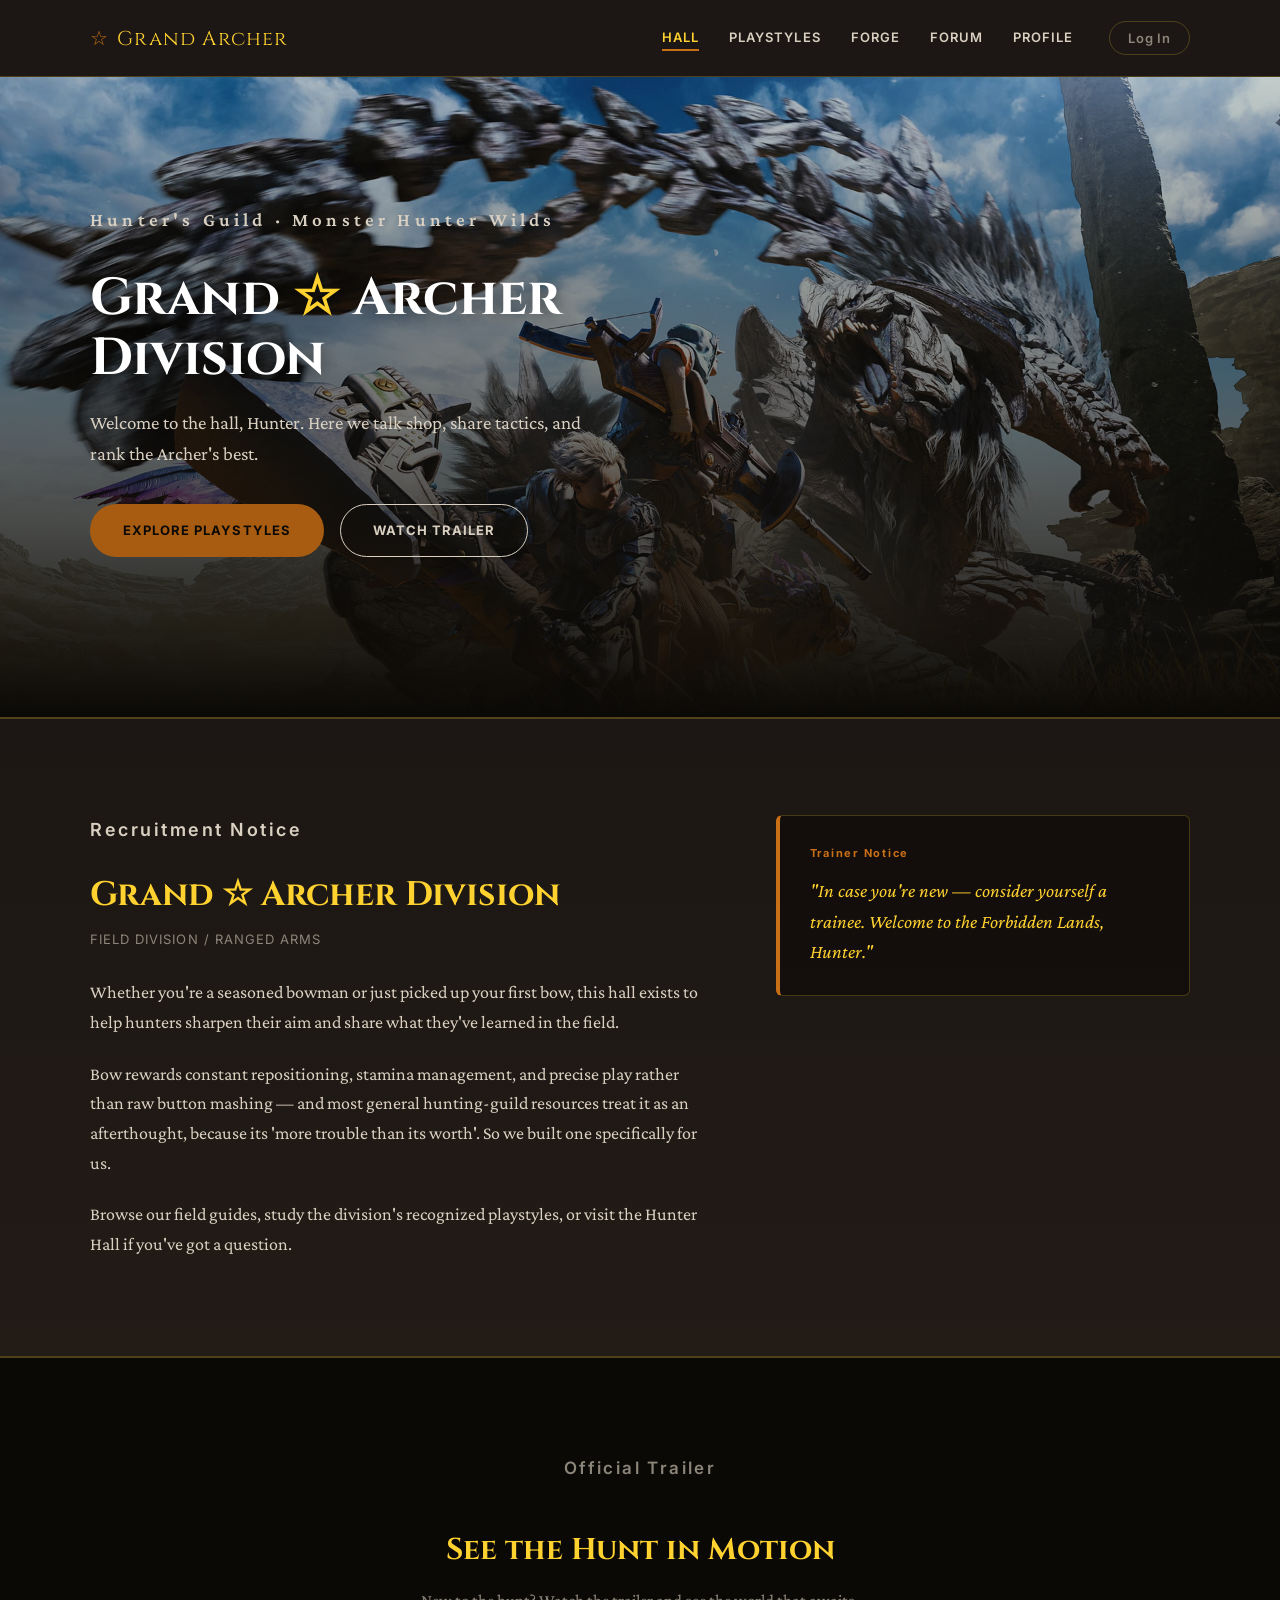
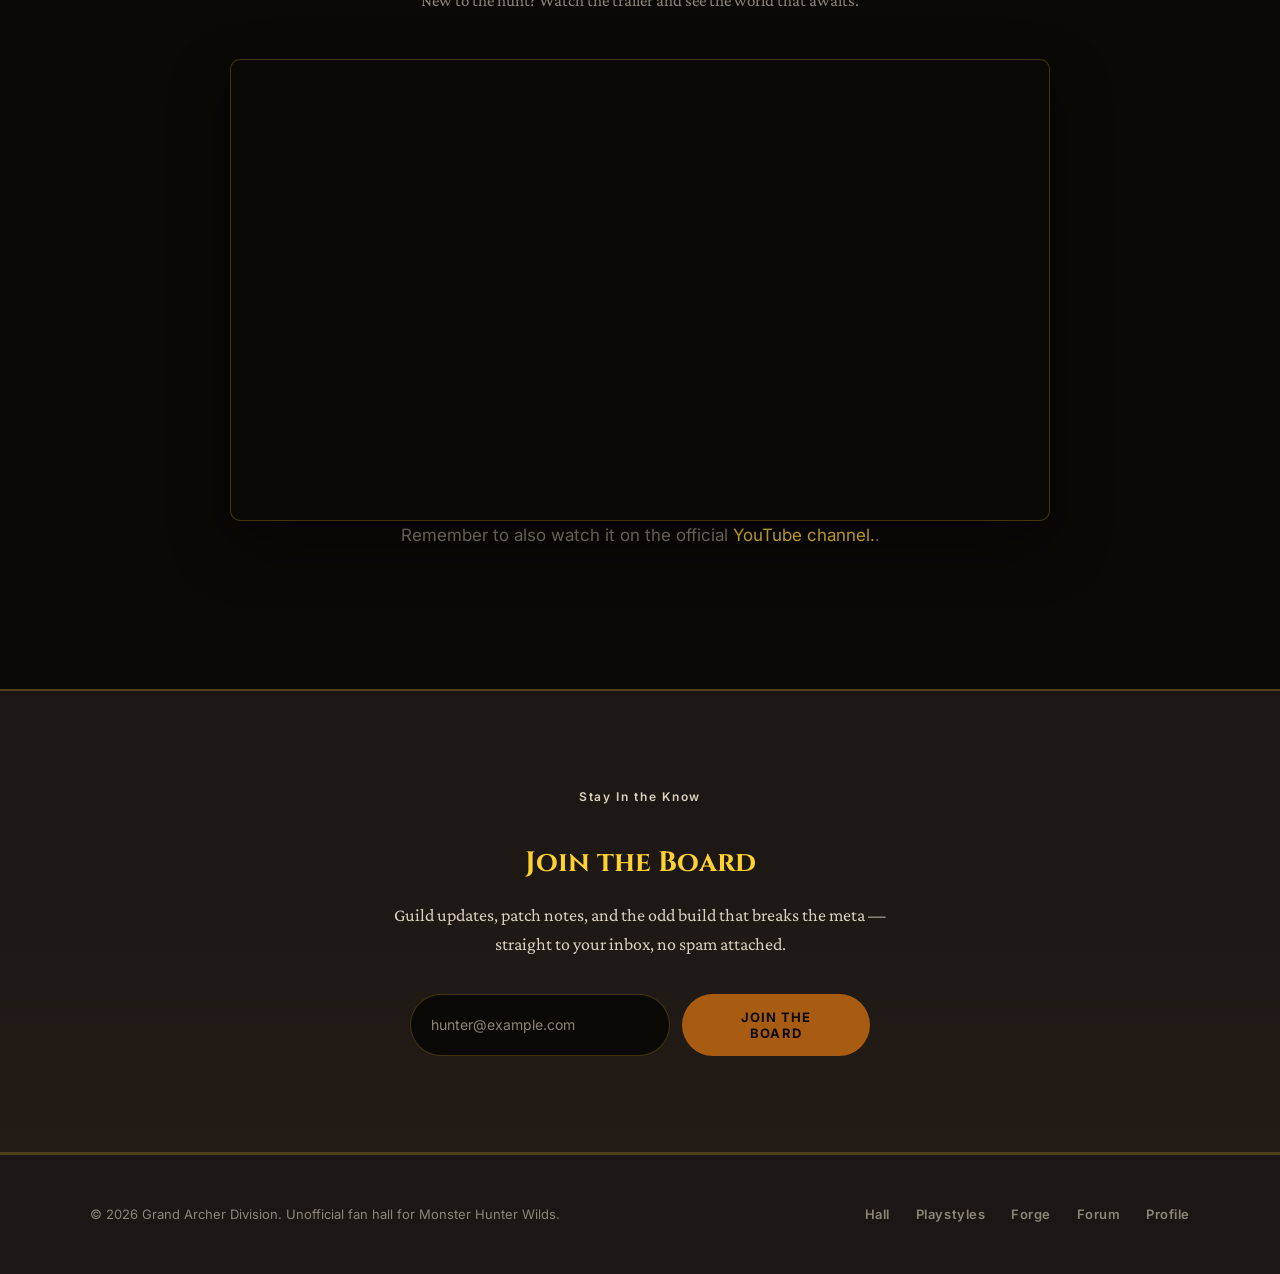
<file: index.html>
<!DOCTYPE html>
<html lang="en">
<head>
<meta charset="UTF-8">
<meta name="viewport" content="width=device-width, initial-scale=1">
<title>Grand ☆ Archer Division — Missing? We don't do that here.</title>
<meta name="description" content="An unofficial hall for Bow users and ranged hunters in Monster Hunter Wilds — playstyles, builds, and a forum built around one weapon.">
<link rel="icon" type="image/svg+xml" href="imgs/favicon.svg">
<meta name="referrer" content="strict-origin-when-cross-origin" />
<link rel="preconnect" href="https://fonts.googleapis.com">
<link rel="preconnect" href="https://fonts.gstatic.com" crossorigin>
<link href="https://fonts.googleapis.com/css2?family=Cinzel:wght@500;600&family=Crimson+Pro:ital,wght@0,400;0,500;1,400&family=Inter:wght@400;600;700&display=swap" rel="stylesheet">

<link rel="stylesheet" href="css/style.css">
</head>
<body>

<header class="site-header">
  <div class="wrap">
    <a href="index.html" class="wordmark"><span class="mark">☆</span> Grand Archer</a>
    <nav class="main-nav" aria-label="Primary">
      <ul>
        <li><a href="index.html" class="active">Hall</a></li>
        <li><a href="GrandArcher-Playstyles.html">Playstyles</a></li>
        <li><a href="GrandArcher-Forge.html">Forge</a></li>
        <li><a href="GrandArcher-Forum.html">Forum</a></li>
        <li><a href="GrandArcher-Profile.html">Profile</a></li>

      </ul>
      <a href="#" class="nav-login">Log In</a>
    </nav>
    <button class="nav-toggle" id="nav-toggle" type="button" aria-label="Toggle menu" aria-expanded="false">
      <span></span><span></span><span></span>
    </button>
  </div>
</header>

<main>

  <!-- Hero -->
  <section class="hero" aria-label="Welcome">
    <div class="hero-media">
      <img src="imgs/LandingHero.png" alt="A hunter facing a massive stone-scaled monster in an open field, Monster Hunter Wilds.">
    </div>
    <div class="hero-content">
      <div class="wrap">
        <p class="hero-eyebrow">Hunter's Guild &middot; Monster Hunter Wilds</p>
        <h1>Grand <span class="accent">☆</span> Archer Division</h1>
        <p>Welcome to the hall, Hunter. Here we talk shop, share tactics, and rank the Archer's best.</p>
        <div class="hero-actions">
          <a href="GrandArcher-Playstyles.html" class="btn btn-primary">Explore Playstyles</a>
          <a href="#trailer" class="btn btn-outline">Watch Trailer</a>
        </div>
      </div>
    </div>
  </section>

  <!-- Recruitment / About -->
  <section class="section-charcoal">
    <div class="wrap about-grid">
      <div>
        <p class="section-tag">Recruitment Notice</p>
        <h2>Grand ☆ Archer Division</h2>
        <p class="subtitle">Field Division / Ranged Arms</p>
        <p>Whether you're a seasoned bowman or just picked up your first bow, this hall exists to help hunters sharpen their aim and share what they've learned in the field.</p>
        <p>Bow rewards constant repositioning, stamina management, and precise play rather than raw button mashing — and most general hunting-guild resources treat it as an afterthought, because its 'more trouble than its worth'. So we built one specifically for us.</p>
        <p>Browse our field guides, study the division's recognized playstyles, or visit the Hunter Hall if you've got a question.</p>
      </div>
      <aside class="notice-card">
        <p class="notice-label">Trainer Notice</p>
        <blockquote>"In case you're new — consider yourself a trainee. Welcome to the Forbidden Lands, Hunter."</blockquote>
      </aside>
    </div>
  </section>

  <!-- Official Trailer -->
  <section class="trailer" id="trailer">
    <div class="wrap">
      <p class="section-tag">Official Trailer</p>
      <h2>See the Hunt in Motion</h2>
      <p>New to the hunt? Watch the trailer and see the world that awaits.</p>
      <div class="trailer-frame">
        <iframe class="trailer-frame__iframe" width="560" height="315" 
        src="https://www.youtube.com/embed/a_wNFT4j6qI?si=RevvcqaF2_ruIIYh" 
        title="YouTube video player" 
        frameborder="0" 
        allow="accelerometer; 
        autoplay; 
        clipboard-write; 
        encrypted-media; 
        gyroscope; 
        picture-in-picture; 
        web-share" 
        referrerpolicy="strict-origin-when-cross-origin" 
        allowfullscreen></iframe>
      </div>
      <p class="trailer-caption">Remember to also watch it on the official <a href="https://youtu.be/a_wNFT4j6qI" target="_blank" rel="noreferrer">YouTube channel.</a>.</p>
    </div>
  </section>

  <!-- Newsletter -->
  <section class="section-charcoal newsletter">
    <div class="wrap">
      <p class="section-tag">Stay In the Know</p>
      <h2>Join the Board</h2>
      <p>Guild updates, patch notes, and the odd build that breaks the meta — straight to your inbox, no spam attached.</p>
      <form class="newsletter-form" action="#" method="post">
        <label for="newsletter-email" class="visually-hidden">Email address</label>
        <input type="email" id="newsletter-email" name="email" placeholder="hunter@example.com" required>
        <button type="submit" class="btn btn-primary">Join the Board</button>
      </form>
    </div>
  </section>

</main>

<footer class="site-footer">
  <div class="wrap">
    <p>&copy; 2026 Grand Archer Division. Unofficial fan hall for Monster Hunter Wilds.</p>
    <ul class="footer-links">
      <li><a href="index.html">Hall</a></li>
      <li><a href="GrandArcher-Playstyles.html">Playstyles</a></li>
      <li><a href="GrandArcher-Forge.html">Forge</a></li>
      <li><a href="GrandArcher-Forum.html">Forum</a></li>
      <li><a href="GrandArcher-Profile.html">Profile</a></li>

    </ul>
  </div>
</footer>

<script src="js/auth.js"></script>
<script src="js/nav.js"></script>

</body>
</html>
</file>
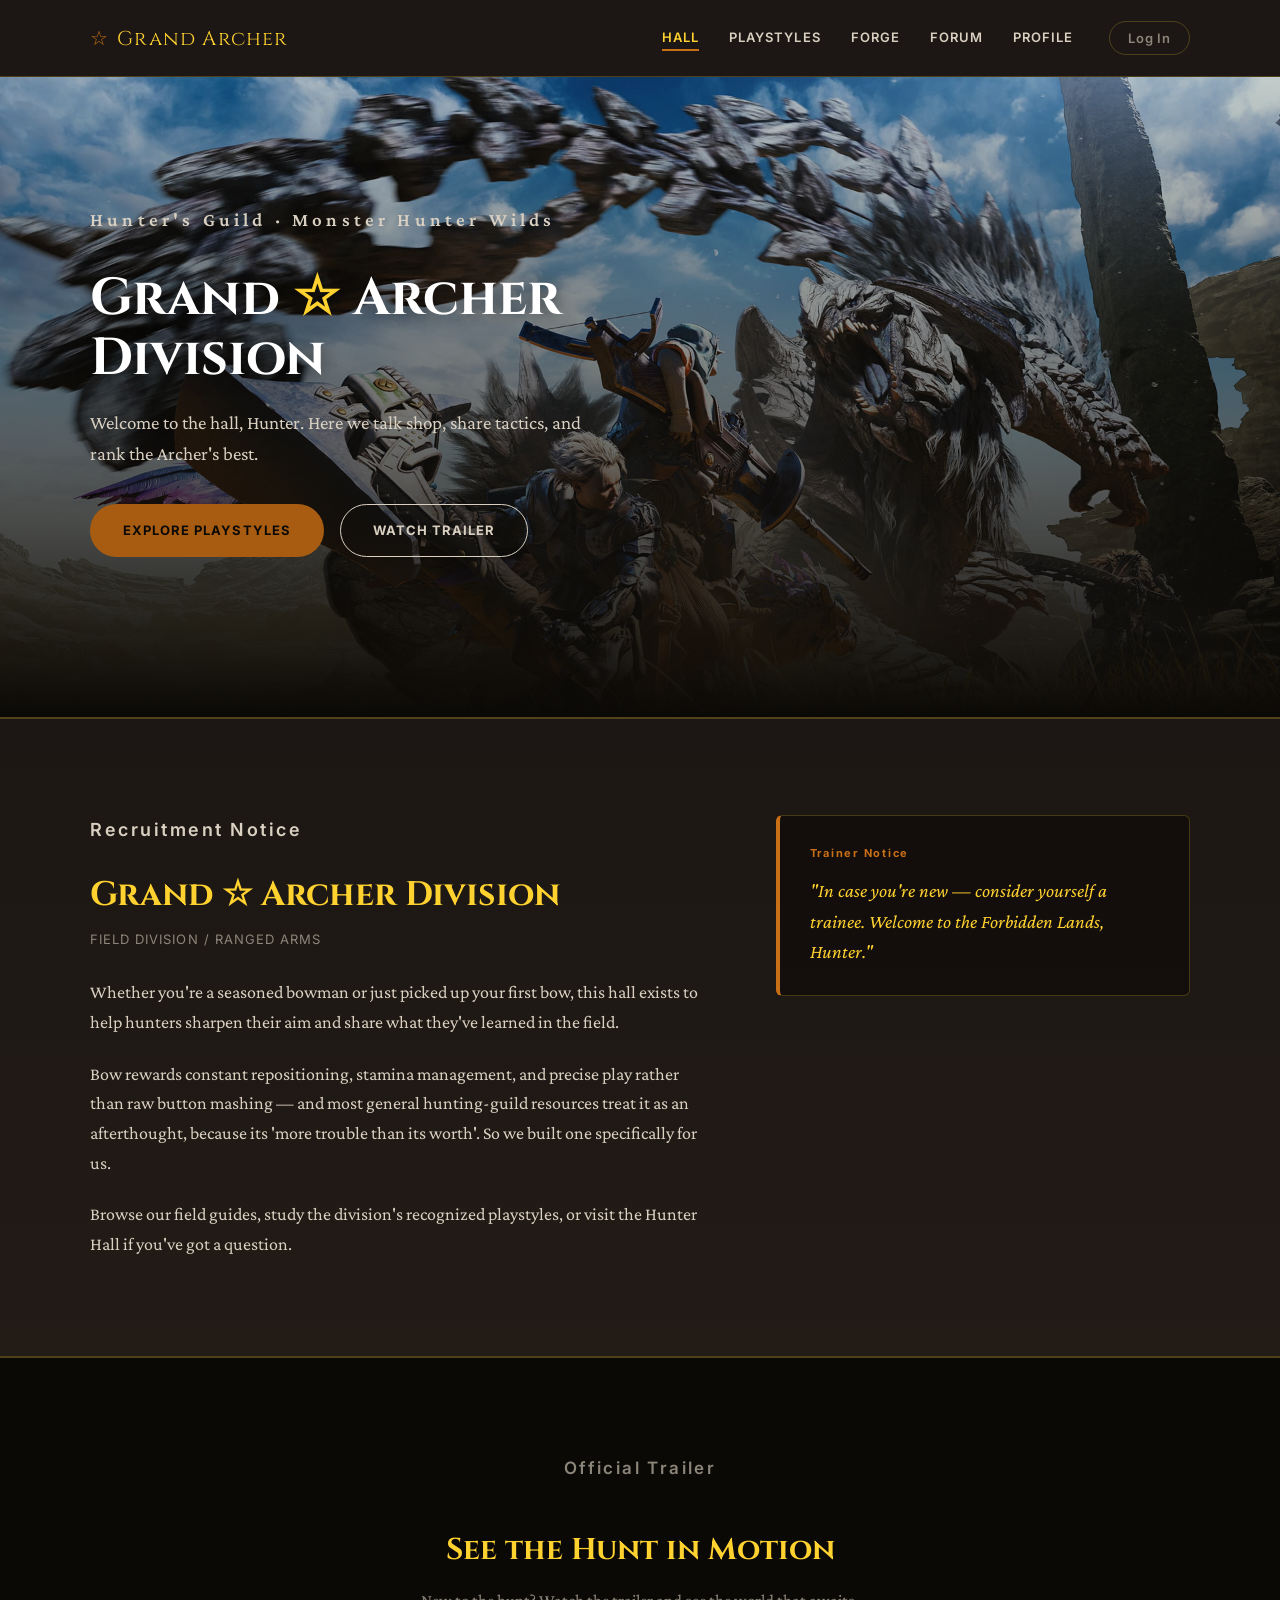
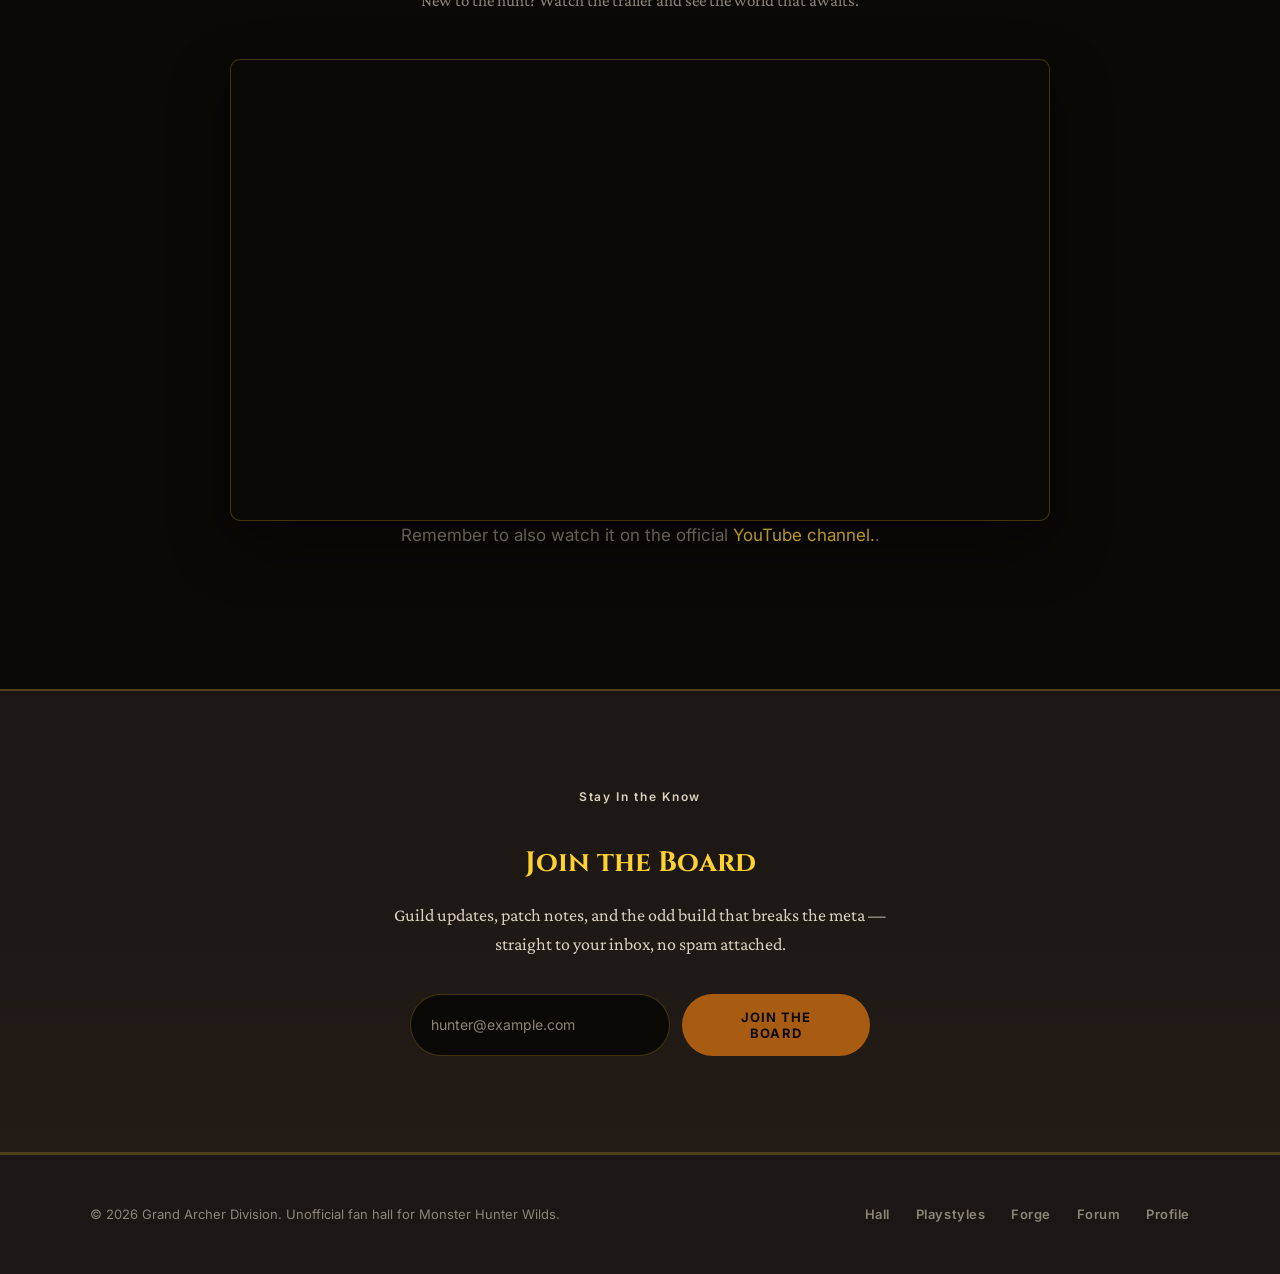
<file: Index.html>
<!DOCTYPE html>
<html lang="en">
<head>
<meta charset="UTF-8">
<meta name="viewport" content="width=device-width, initial-scale=1">
<title>Grand ☆ Archer Division — Missing? We don't do that here.</title>
<meta name="description" content="An unofficial hall for Bow users and ranged hunters in Monster Hunter Wilds — playstyles, builds, and a forum built around one weapon.">
<link rel="icon" type="image/svg+xml" href="Imgs/favicon.svg">
<meta name="referrer" content="strict-origin-when-cross-origin" />
<link rel="preconnect" href="https://fonts.googleapis.com">
<link rel="preconnect" href="https://fonts.gstatic.com" crossorigin>
<link href="https://fonts.googleapis.com/css2?family=Cinzel:wght@500;600&family=Crimson+Pro:ital,wght@0,400;0,500;1,400&family=Inter:wght@400;600;700&display=swap" rel="stylesheet">

<link rel="stylesheet" href="css/style.css">
</head>
<body>

<header class="site-header">
  <div class="wrap">
    <a href="GrandArcher-Index.html" class="wordmark"><span class="mark">☆</span> Grand Archer</a>
    <nav class="main-nav" aria-label="Primary">
      <ul>
        <li><a href="GrandArcher-Index.html" class="active">Hall</a></li>
        <li><a href="GrandArcher-Playstyles.html">Playstyles</a></li>
        <li><a href="GrandArcher-Forge.html">Forge</a></li>
        <li><a href="GrandArcher-Forum.html">Forum</a></li>
        <li><a href="GrandArcher-Profile.html">Profile</a></li>

      </ul>
      <a href="#" class="nav-login">Log In</a>
    </nav>
    <button class="nav-toggle" id="nav-toggle" type="button" aria-label="Toggle menu" aria-expanded="false">
      <span></span><span></span><span></span>
    </button>
  </div>
</header>

<main>

  <!-- Hero -->
  <section class="hero" aria-label="Welcome">
    <div class="hero-media">
      <img src="imgs/LandingHero.png" alt="A hunter facing a massive stone-scaled monster in an open field, Monster Hunter Wilds.">
    </div>
    <div class="hero-content">
      <div class="wrap">
        <p class="hero-eyebrow">Hunter's Guild &middot; Monster Hunter Wilds</p>
        <h1>Grand <span class="accent">☆</span> Archer Division</h1>
        <p>Welcome to the hall, Hunter. Here we talk shop, share tactics, and rank the Archer's best.</p>
        <div class="hero-actions">
          <a href="GrandArcher-Playstyles.html" class="btn btn-primary">Explore Playstyles</a>
          <a href="#trailer" class="btn btn-outline">Watch Trailer</a>
        </div>
      </div>
    </div>
  </section>

  <!-- Recruitment / About -->
  <section class="section-charcoal">
    <div class="wrap about-grid">
      <div>
        <p class="section-tag">Recruitment Notice</p>
        <h2>Grand ☆ Archer Division</h2>
        <p class="subtitle">Field Division / Ranged Arms</p>
        <p>Whether you're a seasoned bowman or just picked up your first bow, this hall exists to help hunters sharpen their aim and share what they've learned in the field.</p>
        <p>Bow rewards constant repositioning, stamina management, and precise play rather than raw button mashing — and most general hunting-guild resources treat it as an afterthought, because its 'more trouble than its worth'. So we built one specifically for us.</p>
        <p>Browse our field guides, study the division's recognized playstyles, or visit the Hunter Hall if you've got a question.</p>
      </div>
      <aside class="notice-card">
        <p class="notice-label">Trainer Notice</p>
        <blockquote>"In case you're new — consider yourself a trainee. Welcome to the Forbidden Lands, Hunter."</blockquote>
      </aside>
    </div>
  </section>

  <!-- Official Trailer -->
  <section class="trailer" id="trailer">
    <div class="wrap">
      <p class="section-tag">Official Trailer</p>
      <h2>See the Hunt in Motion</h2>
      <p>New to the hunt? Watch the trailer and see the world that awaits.</p>
      <div class="trailer-frame">
        <iframe class="trailer-frame__iframe" width="560" height="315" 
        src="https://www.youtube.com/embed/a_wNFT4j6qI?si=RevvcqaF2_ruIIYh" 
        title="YouTube video player" 
        frameborder="0" 
        allow="accelerometer; 
        autoplay; 
        clipboard-write; 
        encrypted-media; 
        gyroscope; 
        picture-in-picture; 
        web-share" 
        referrerpolicy="strict-origin-when-cross-origin" 
        allowfullscreen></iframe>
      </div>
      <p class="trailer-caption">Remember to also watch it on the official <a href="https://youtu.be/a_wNFT4j6qI" target="_blank" rel="noreferrer">YouTube channel.</a>.</p>
    </div>
  </section>

  <!-- Newsletter -->
  <section class="section-charcoal newsletter">
    <div class="wrap">
      <p class="section-tag">Stay In the Know</p>
      <h2>Join the Board</h2>
      <p>Guild updates, patch notes, and the odd build that breaks the meta — straight to your inbox, no spam attached.</p>
      <form class="newsletter-form" action="#" method="post">
        <label for="newsletter-email" class="visually-hidden">Email address</label>
        <input type="email" id="newsletter-email" name="email" placeholder="hunter@example.com" required>
        <button type="submit" class="btn btn-primary">Join the Board</button>
      </form>
    </div>
  </section>

</main>

<footer class="site-footer">
  <div class="wrap">
    <p>&copy; 2026 Grand Archer Division. Unofficial fan hall for Monster Hunter Wilds.</p>
    <ul class="footer-links">
      <li><a href="GrandArcher-Index.html">Hall</a></li>
      <li><a href="GrandArcher-Playstyles.html">Playstyles</a></li>
      <li><a href="GrandArcher-Forge.html">Forge</a></li>
      <li><a href="GrandArcher-Forum.html">Forum</a></li>
      <li><a href="GrandArcher-Profile.html">Profile</a></li>

    </ul>
  </div>
</footer>

<script src="js/auth.js"></script>
<script src="js/nav.js"></script>

</body>
</html>
</file>
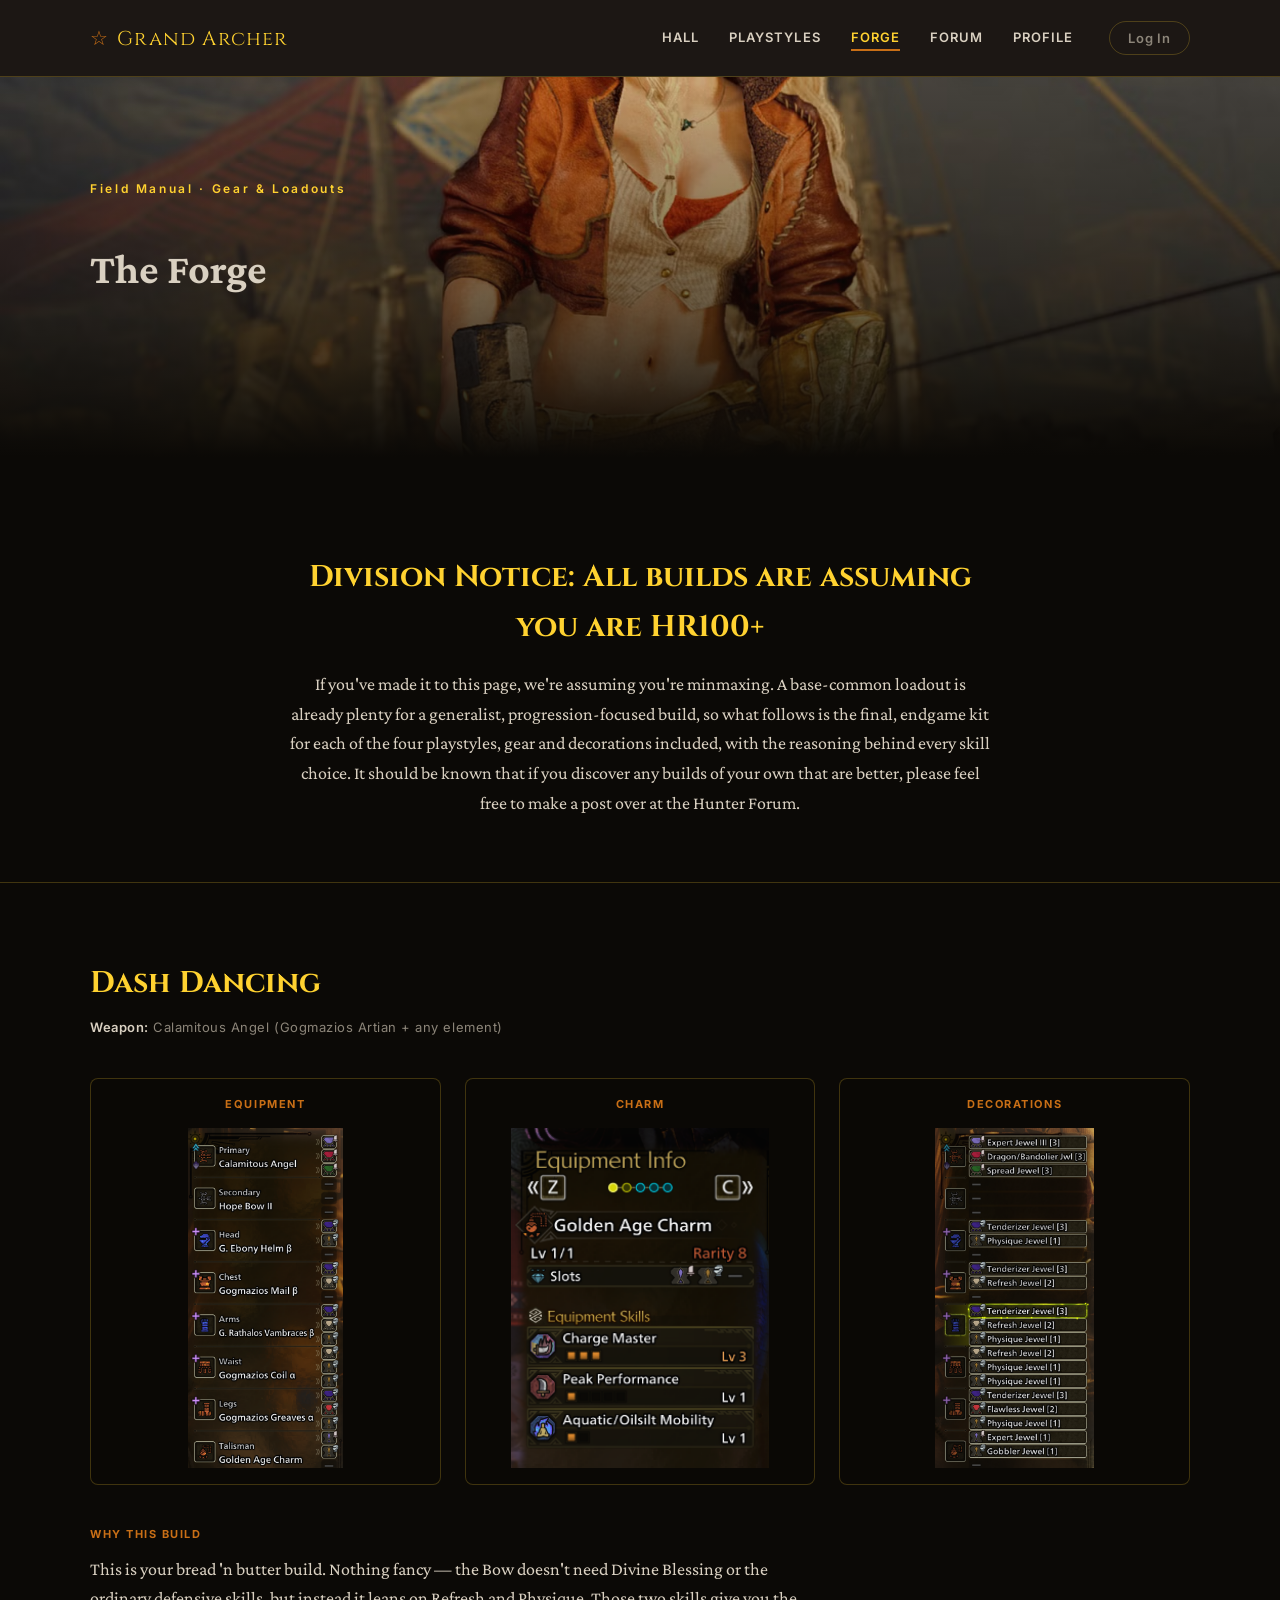
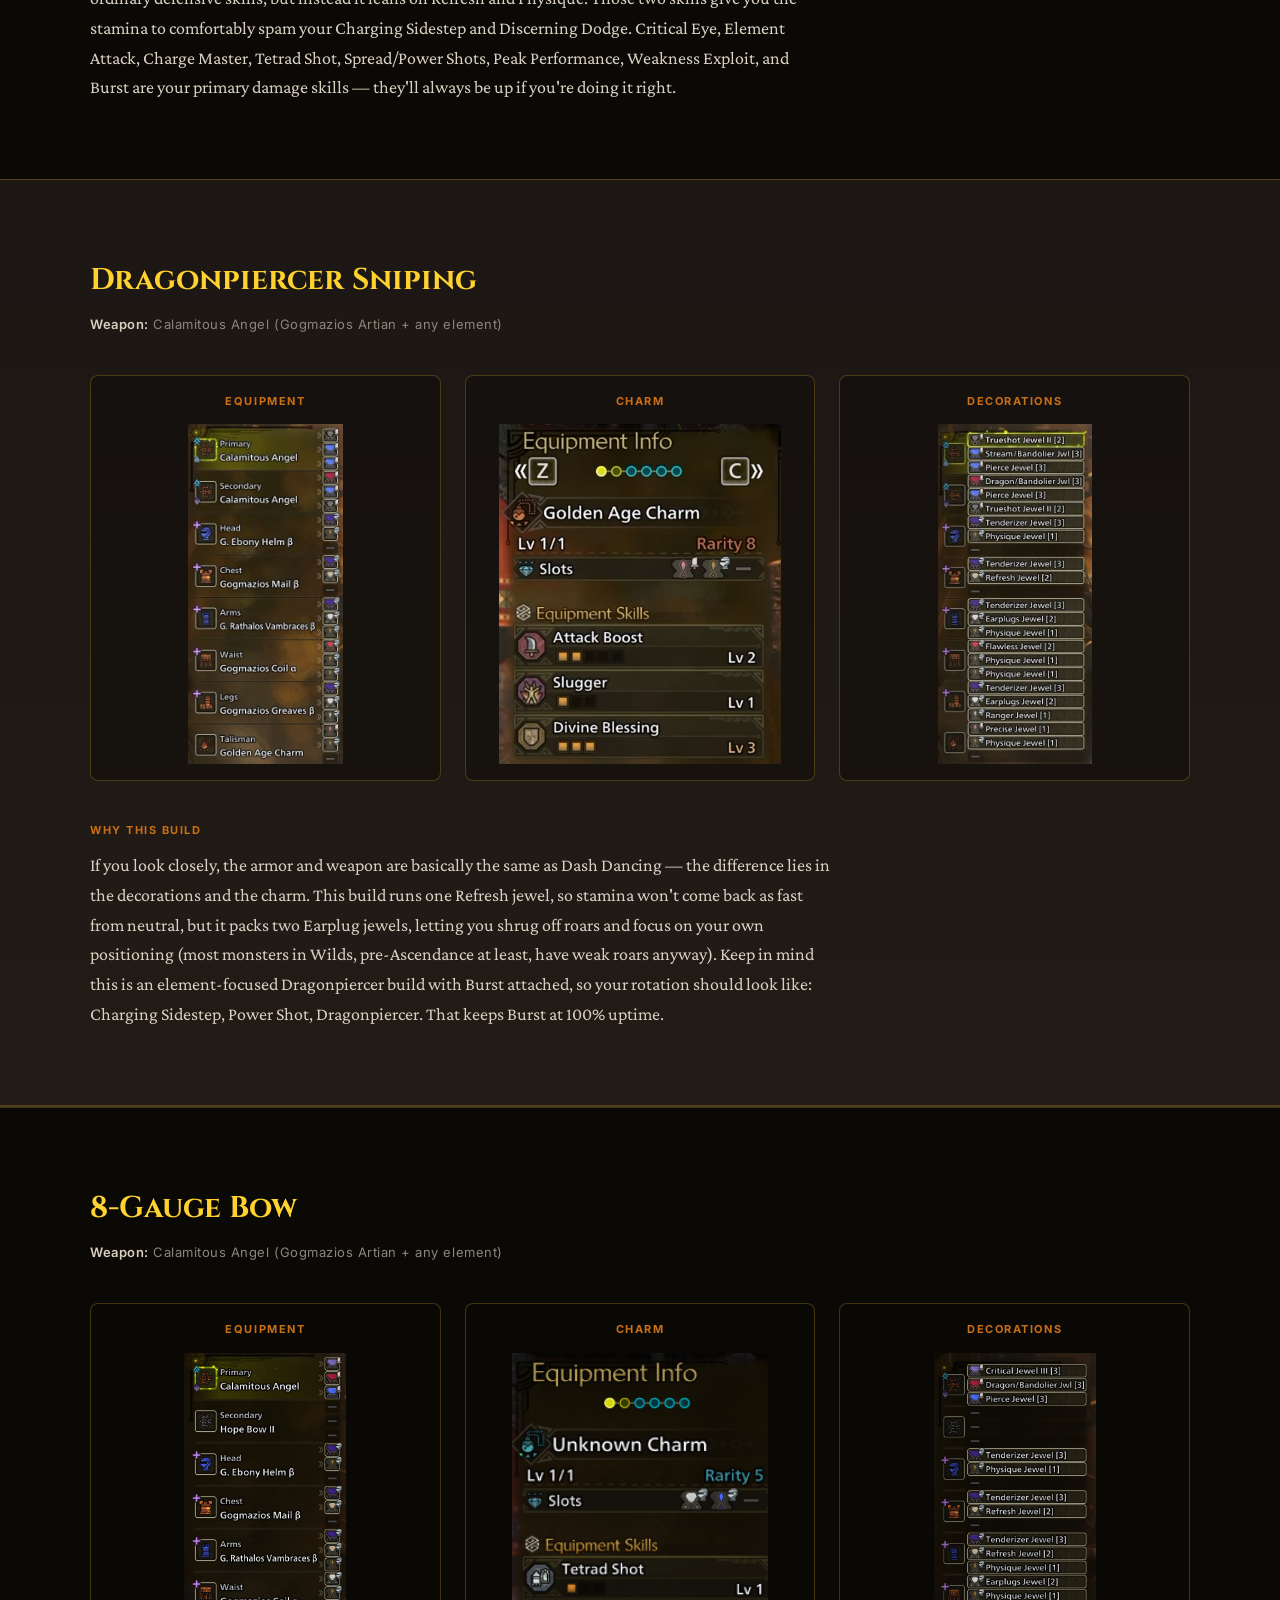
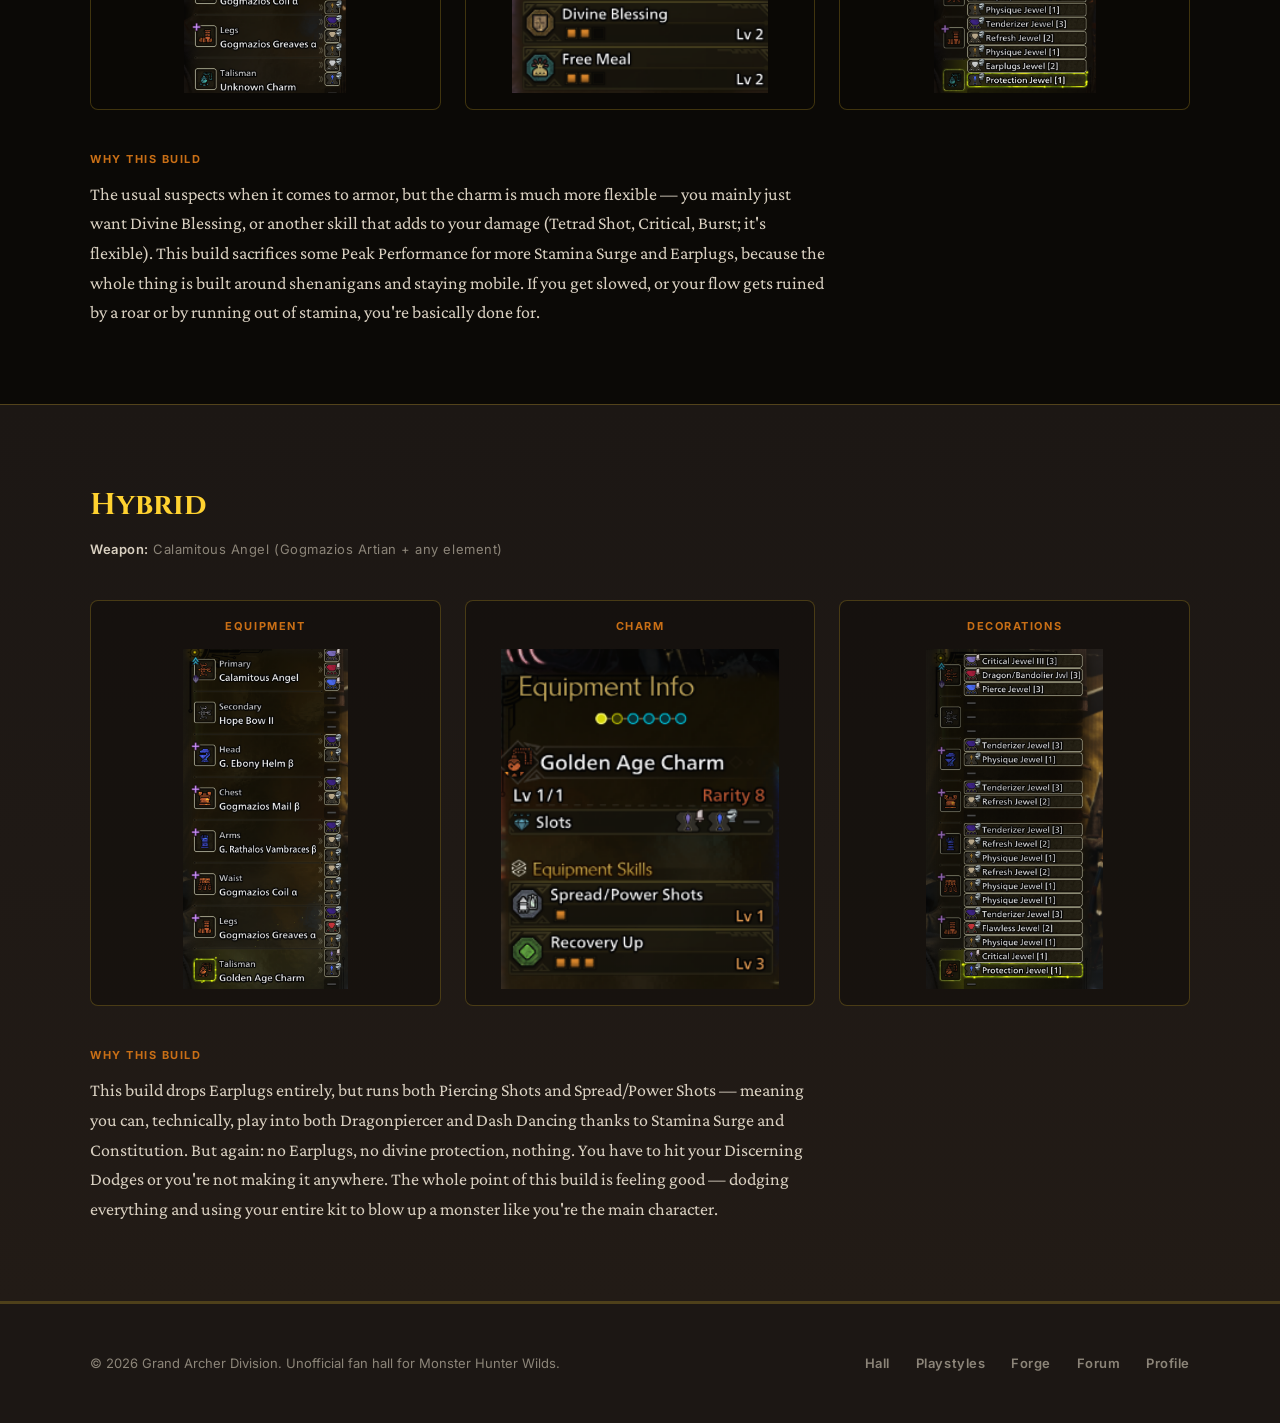
<file: GrandArcher-Forge.html>
<!DOCTYPE html>
<html lang="en">
<head>
<meta charset="UTF-8">
<meta name="viewport" content="width=device-width, initial-scale=1">
<title>The Forge — Grand ☆ Archer Division</title>
<meta name="description" content="Endgame, min-maxed Bow loadouts for Dash Dancing, Dragonpiercer Sniping, 8-Gauge Bow, and Hybrid — gear, charm, decorations, and the reasoning behind each build.">
<link rel="icon" type="image/svg+xml" href="imgs/favicon.svg">

<link rel="preconnect" href="https://fonts.googleapis.com">
<link rel="preconnect" href="https://fonts.gstatic.com" crossorigin>
<link href="https://fonts.googleapis.com/css2?family=Cinzel:wght@500;600&family=Crimson+Pro:ital,wght@0,400;0,500;1,400&family=Inter:wght@400;600;700&display=swap" rel="stylesheet">

<link rel="stylesheet" href="css/style.css">
</head>
<body>

<header class="site-header">
  <div class="wrap">
    <a href="index.html" class="wordmark"><span class="mark">☆</span> Grand Archer</a>
    <nav class="main-nav" aria-label="Primary">
      <ul>
        <li><a href="index.html">Hall</a></li>
        <li><a href="GrandArcher-Playstyles.html">Playstyles</a></li>
        <li><a href="GrandArcher-Forge.html" class="active">Forge</a></li>
        <li><a href="GrandArcher-Forum.html">Forum</a></li>
        <li><a href="GrandArcher-Profile.html">Profile</a></li>
      </ul>
      <a href="#" class="nav-login">Log In</a>
    </nav>
    <button class="nav-toggle" id="nav-toggle" type="button" aria-label="Toggle menu" aria-expanded="false">
      <span></span><span></span><span></span>
    </button>
  </div>
</header>

<main>

  <!-- Sub-page hero -->
  <section class="page-hero" aria-label="The Forge">
    <div class="hero-media">
      <img src="imgs/forgeHero.jpeg" alt="A hunter's smith hammering a glowing weapon core at the forge.">
    </div>
    <div class="hero-content">
      <div class="wrap">
        <p class="hero-eyebrow">Field Manual &middot; Gear &amp; Loadouts</p>
        <h1>The Forge</h1>
      </div>
    </div>
  </section>

  <!-- Intro -->
  <section class="page-intro">
    <div class="wrap">
      <h2>Division Notice: All builds are assuming you are HR100+</h2>
      <p>If you've made it to this page, we're assuming you're minmaxing. A base-common loadout is already plenty for a generalist, progression-focused build, so what follows is the final, endgame kit for each of the four playstyles, gear and decorations included, with the reasoning behind every skill choice. It should be known that if you discover any builds of your own that are better, please feel free to make a post over at the Hunter Forum.</p>
    </div>
  </section>

  <!-- Build 01 — Dash Dancing -->
  <section class="build-block">
    <div class="wrap">
      <div class="build-header">
        <h3>Dash Dancing</h3>
      </div>
      <p class="build-weapon"><strong>Weapon:</strong> Calamitous Angel (Gogmazios Artian + any element)</p>

      <div class="build-gallery">
        <div class="build-card">
          <p class="build-card-label">Equipment</p>
          <img src="imgs/builds/Dash Dancing/Dashdancing equipment.png" alt="Dash Dancing equipment loadout: Calamitous Angel primary, Hope Bow II secondary, G. Ebony Helm β, Gogmazios Mail β, G. Rathalos Vambraces β, Gogmazios Coil α, Gogmazios Greaves α, and the Golden Age Charm talisman.">
        </div>
        <div class="build-card">
          <p class="build-card-label">Charm</p>
          <img src="imgs/builds/Dash Dancing/Dashdancing Charm.png" alt="Golden Age Charm with Charge Master level 3, Peak Performance level 1, and Aquatic/Oilsilt Mobility level 1.">
        </div>
        <div class="build-card">
          <p class="build-card-label">Decorations</p>
          <img src="imgs/builds/Dash Dancing/Dashdancing decorations.png" alt="Decoration loadout: Expert Jewel III, Element/Bandolier Jewel III, Spread Jewel III, three Tenderizer Jewel III, six Physique Jewel I, three Refresh Jewel II, Flawless Jewel II, and Gobbler Jewel I.">
        </div>
      </div>

      <div class="build-desc">
        <p class="desc-label">Why This Build</p>
        <p>This is your bread 'n butter build. Nothing fancy — the Bow doesn't need Divine Blessing or the ordinary defensive skills, but instead it leans on Refresh and Physique. Those two skills give you the stamina to comfortably spam your Charging Sidestep and Discerning Dodge. Critical Eye, Element Attack, Charge Master, Tetrad Shot, Spread/Power Shots, Peak Performance, Weakness Exploit, and Burst are your primary damage skills — they'll always be up if you're doing it right.</p>
      </div>
    </div>
  </section>

  <!-- Build 02 — Dragonpiercer Sniping -->
  <section class="build-block section-charcoal">
    <div class="wrap">
      <div class="build-header">
        <h3>Dragonpiercer Sniping</h3>
      </div>
      <p class="build-weapon"><strong>Weapon:</strong> Calamitous Angel (Gogmazios Artian + any element)</p>

      <div class="build-gallery">
        <div class="build-card">
          <p class="build-card-label">Equipment</p>
          <img src="imgs/builds/Dragonpiercer/Dragonpiercer equipment.png" alt="Dragonpiercer Sniping equipment loadout: dual Calamitous Angel, G. Ebony Helm β, Gogmazios Mail β, G. Rathalos Vambraces β, Gogmazios Coil α, Gogmazios Greaves β, and the Golden Age Charm talisman.">
        </div>
        <div class="build-card">
          <p class="build-card-label">Charm</p>
          <img src="imgs/builds/Dragonpiercer/Dragonpiercer Charm.png" alt="Golden Age Charm with Attack Boost level 2, Slugger level 1, and Divine Blessing level 3.">
        </div>
        <div class="build-card">
          <p class="build-card-label">Decorations</p>
          <img src="imgs/builds/Dragonpiercer/Dragonpiercer decorations.png" alt="Decoration loadout: Trueshot Jewel II, Stream/Bandolier Jewel III, Pierce Jewel III, four Tenderizer Jewel III, five Physique Jewel I, Refresh Jewel II, two Earplugs Jewel II, Flawless Jewel II, Ranger Jewel I, and Precise Jewel I.">
        </div>
      </div>

      <div class="build-desc">
        <p class="desc-label">Why This Build</p>
        <p>If you look closely, the armor and weapon are basically the same as Dash Dancing — the difference lies in the decorations and the charm. This build runs one Refresh jewel, so stamina won't come back as fast from neutral, but it packs two Earplug jewels, letting you shrug off roars and focus on your own positioning (most monsters in Wilds, pre-Ascendance at least, have weak roars anyway). Keep in mind this is an element-focused Dragonpiercer build with Burst attached, so your rotation should look like: Charging Sidestep, Power Shot, Dragonpiercer. That keeps Burst at 100% uptime.</p>
      </div>
    </div>
  </section>

  <!-- Build 03 — 8-Gauge Bow -->
  <section class="build-block">
    <div class="wrap">
      <div class="build-header">
        <h3>8-Gauge Bow</h3>
      </div>
      <p class="build-weapon"><strong>Weapon:</strong> Calamitous Angel (Gogmazios Artian + any element)</p>

      <div class="build-gallery">
        <div class="build-card">
          <p class="build-card-label">Equipment</p>
          <img src="imgs/builds/8gauge/8gauge equipment.png" alt="8-Gauge Bow equipment loadout: Calamitous Angel primary, Hope Bow II secondary, G. Ebony Helm β, Gogmazios Mail β, G. Rathalos Vambraces β, Gogmazios Coil α, Gogmazios Greaves α, and an Unknown Charm talisman.">
        </div>
        <div class="build-card">
          <p class="build-card-label">Charm</p>
          <img src="imgs/builds/8gauge/8gauge charm.png" alt="Unknown Charm with Tetrad Shot level 1, Divine Blessing level 2, and Free Meal level 2.">
        </div>
        <div class="build-card">
          <p class="build-card-label">Decorations</p>
          <img src="imgs/builds/8gauge/8gauge decorations.png" alt="Decoration loadout: Critical Jewel III, Element/Bandolier Jewel III, Pierce Jewel III, four Tenderizer Jewel III, five Physique Jewel I, three Refresh Jewel II, two Earplugs Jewel II, and Protection Jewel I.">
        </div>
      </div>

      <div class="build-desc">
        <p class="desc-label">Why This Build</p>
        <p>The usual suspects when it comes to armor, but the charm is much more flexible — you mainly just want Divine Blessing, or another skill that adds to your damage (Tetrad Shot, Critical, Burst; it's flexible). This build sacrifices some Peak Performance for more Stamina Surge and Earplugs, because the whole thing is built around shenanigans and staying mobile. If you get slowed, or your flow gets ruined by a roar or by running out of stamina, you're basically done for.</p>
      </div>
    </div>
  </section>

  <!-- Build 04 — Hybrid -->
  <section class="build-block section-charcoal">
    <div class="wrap">
      <div class="build-header">
        <h3>Hybrid</h3>
      </div>
      <p class="build-weapon"><strong>Weapon:</strong> Calamitous Angel (Gogmazios Artian + any element)</p>

      <div class="build-gallery">
        <div class="build-card">
          <p class="build-card-label">Equipment</p>
          <img src="imgs/builds/Hybrid/Hybrid equipment.png" alt="Hybrid equipment loadout: Calamitous Angel primary, Hope Bow II secondary, G. Ebony Helm β, Gogmazios Mail β, G. Rathalos Vambraces β, Gogmazios Coil α, Gogmazios Greaves α, and the Golden Age Charm talisman.">
        </div>
        <div class="build-card">
          <p class="build-card-label">Charm</p>
          <img src="imgs/builds/Hybrid/Hybrid charm.png" alt="Charm with Spread/Power Shots level 1 and Recovery Up level 3.">
        </div>
        <div class="build-card">
          <p class="build-card-label">Decorations</p>
          <img src="imgs/builds/Hybrid/Hybrid decorations.png" alt="Decoration loadout: Critical Jewel III, Element/Bandolier Jewel III, Pierce Jewel III, four Tenderizer Jewel III, five Physique Jewel I, three Refresh Jewel II, and Flawless Jewel II.">
        </div>
      </div>

      <div class="build-desc">
        <p class="desc-label">Why This Build</p>
        <p>This build drops Earplugs entirely, but runs both Piercing Shots and Spread/Power Shots — meaning you can, technically, play into both Dragonpiercer and Dash Dancing thanks to Stamina Surge and Constitution. But again: no Earplugs, no divine protection, nothing. You have to hit your Discerning Dodges or you're not making it anywhere. The whole point of this build is feeling good — dodging everything and using your entire kit to blow up a monster like you're the main character.</p>
      </div>
    </div>
  </section>

</main>

<footer class="site-footer">
  <div class="wrap">
    <p>&copy; 2026 Grand Archer Division. Unofficial fan hall for Monster Hunter Wilds.</p>
    <ul class="footer-links">
      <li><a href="index.html">Hall</a></li>
      <li><a href="GrandArcher-Playstyles.html">Playstyles</a></li>
      <li><a href="GrandArcher-Forge.html">Forge</a></li>
      <li><a href="GrandArcher-Forum.html">Forum</a></li>
      <li><a href="GrandArcher-Profile.html">Profile</a></li>
    </ul>
  </div>
</footer>

<script src="js/auth.js"></script>
<script src="js/nav.js"></script>

</body>
</html>
</file>
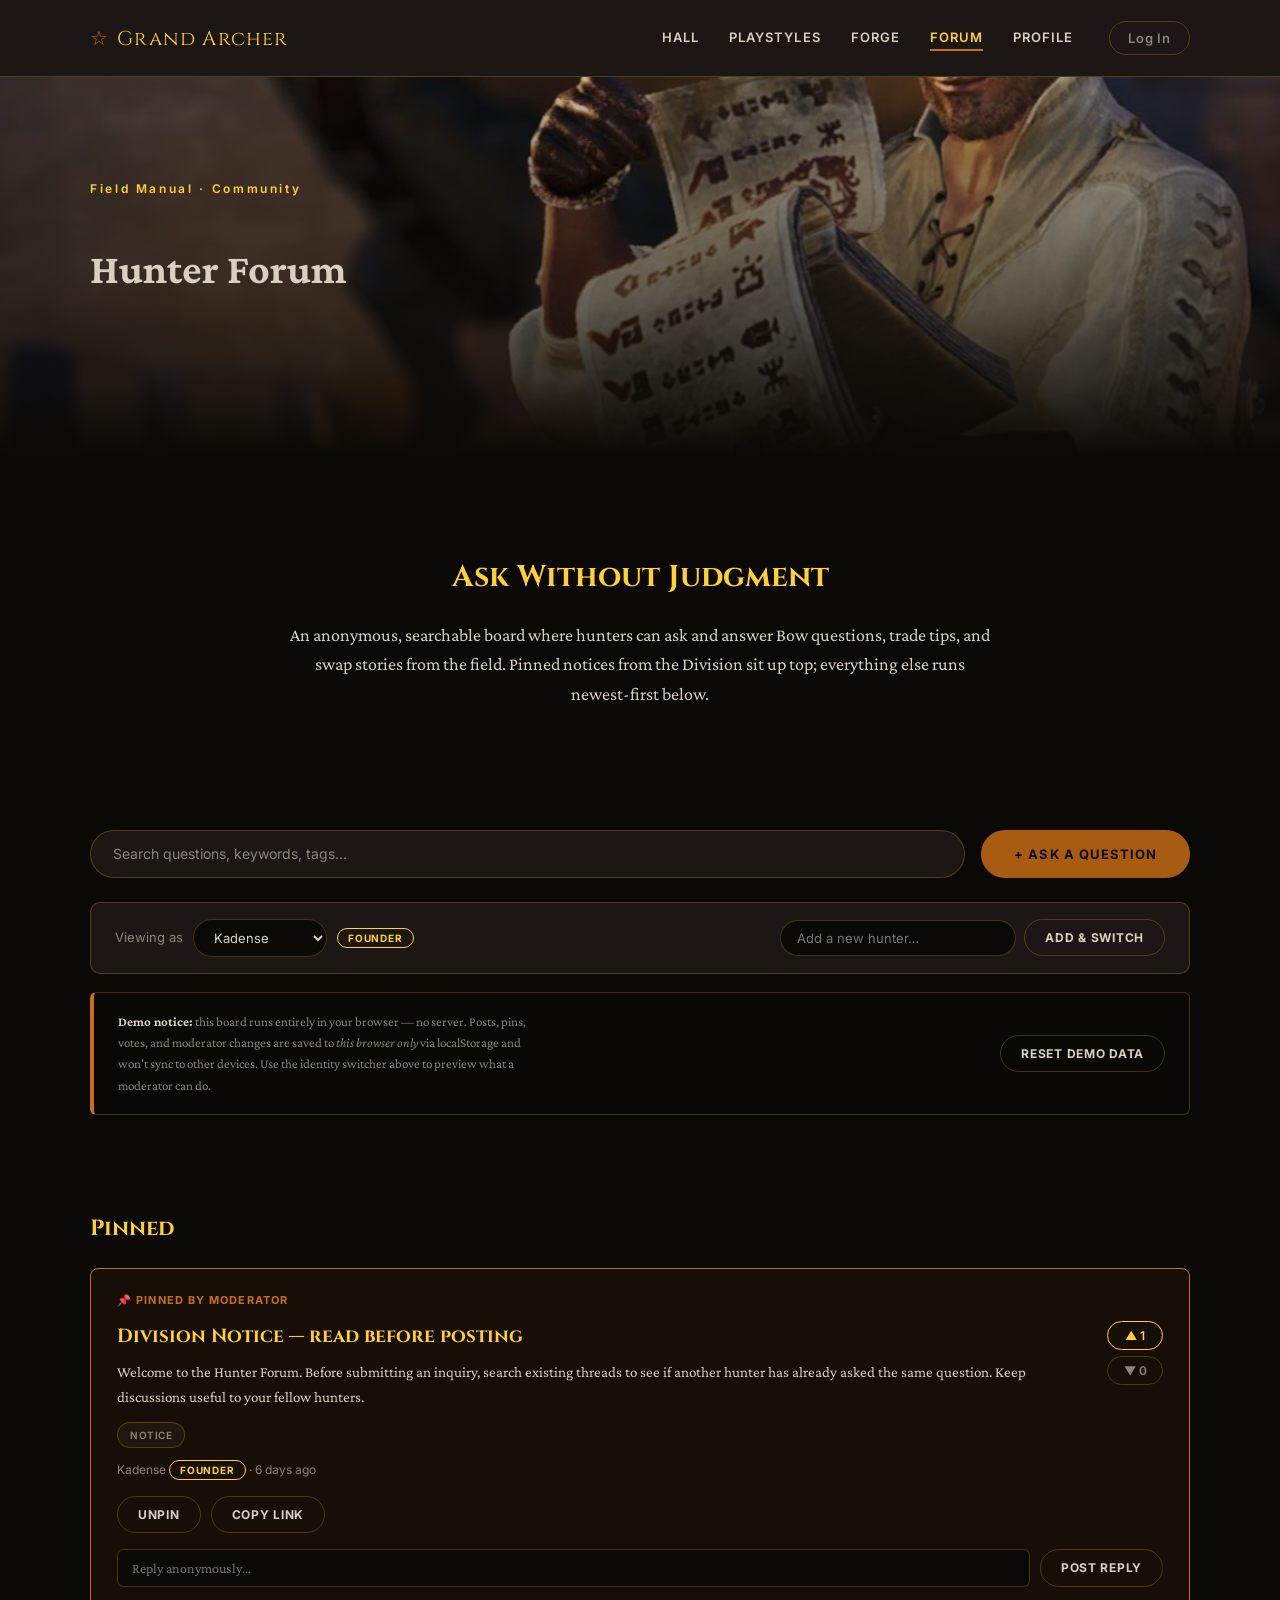
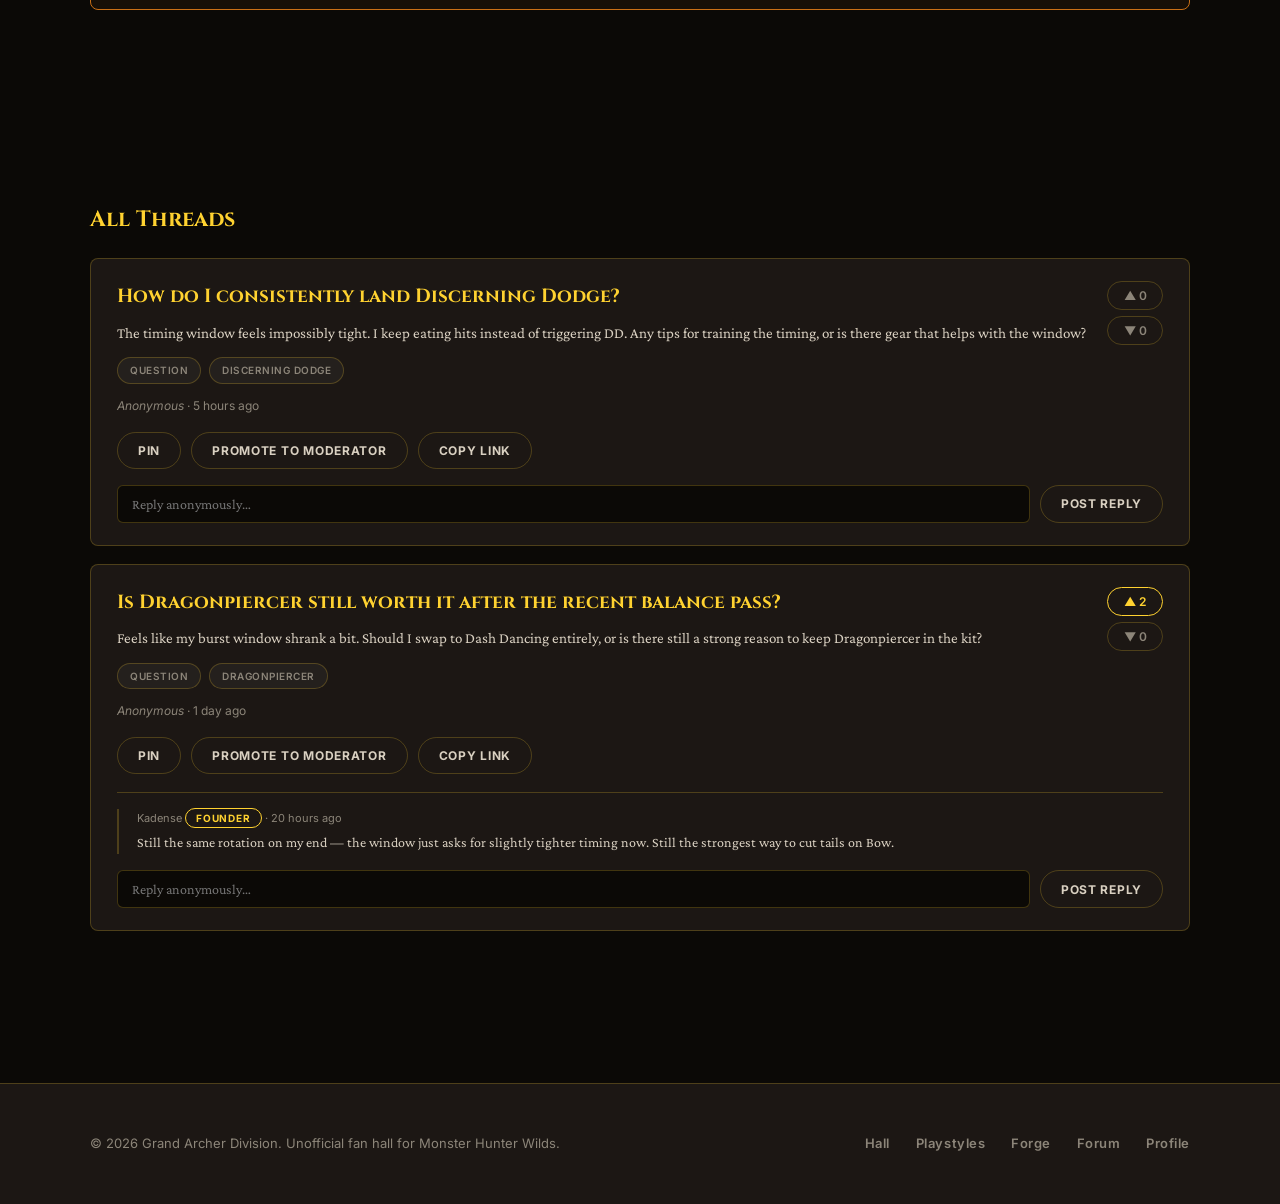
<file: GrandArcher-Forum.html>
<!DOCTYPE html>
<html lang="en">
<head>
<meta charset="UTF-8">
<meta name="viewport" content="width=device-width, initial-scale=1">
<title>Hunter Forum — Grand ☆ Archer Division</title>
<meta name="description" content="An anonymous, searchable board for Bow and ranged hunters to ask and answer questions without judgment.">
<link rel="icon" type="image/svg+xml" href="imgs/favicon.svg">

<link rel="preconnect" href="https://fonts.googleapis.com">
<link rel="preconnect" href="https://fonts.gstatic.com" crossorigin>
<link href="https://fonts.googleapis.com/css2?family=Cinzel:wght@500;600&family=Crimson+Pro:ital,wght@0,400;0,500;1,400&family=Inter:wght@400;600;700&display=swap" rel="stylesheet">

<link rel="stylesheet" href="css/style.css">
</head>
<body>

<header class="site-header">
  <div class="wrap">
    <a href="index.html" class="wordmark"><span class="mark">☆</span> Grand Archer</a>
    <nav class="main-nav" aria-label="Primary">
      <ul>
        <li><a href="index.html">Hall</a></li>
        <li><a href="GrandArcher-Playstyles.html">Playstyles</a></li>
        <li><a href="GrandArcher-Forge.html">Forge</a></li>
        <li><a href="GrandArcher-Forum.html" class="active">Forum</a></li>
        <li><a href="GrandArcher-Profile.html">Profile</a></li>
      </ul>
      <a href="#" class="nav-login">Log In</a>
    </nav>
    <button class="nav-toggle" id="nav-toggle" type="button" aria-label="Toggle menu" aria-expanded="false">
      <span></span><span></span><span></span>
    </button>
  </div>
</header>

<main>

  <!-- Sub-page hero -->
  <section class="page-hero" aria-label="Hunter Forum">
    <div class="hero-media">
      <img src="imgs/forumHero.jpg" alt="A hunter reading through a worn field journal near camp.">
    </div>
    <div class="hero-content">
      <div class="wrap">
        <p class="hero-eyebrow">Field Manual &middot; Community</p>
        <h1>Hunter Forum</h1>
      </div>
    </div>
  </section>

  <!-- Intro -->
  <section class="page-intro">
    <div class="wrap">
      <h2>Ask Without Judgment</h2>
      <p>An anonymous, searchable board where hunters can ask and answer Bow questions, trade tips, and swap stories from the field. Pinned notices from the Division sit up top; everything else runs newest-first below.</p>
    </div>
  </section>

  <section class="forum-section">
    <div class="wrap">

      <div class="forum-toolbar">
        <label for="forum-search" class="visually-hidden">Search questions, keywords, tags</label>
        <input type="text" id="forum-search" placeholder="Search questions, keywords, tags&hellip;">
        <button type="button" class="btn btn-primary" id="ask-question-btn">+ Ask a Question</button>
      </div>

      <div class="identity-bar">
        <div class="identity-group">
          <label for="identity-select">Viewing as</label>
          <select id="identity-select" aria-label="Switch current hunter"></select>
          <span id="identity-role"></span>
        </div>
        <form id="add-hunter-form">
          <label for="new-hunter-name" class="visually-hidden">New hunter name</label>
          <input type="text" id="new-hunter-name" placeholder="Add a new hunter&hellip;" maxlength="24">
          <button type="submit" class="btn-small">Add &amp; Switch</button>
        </form>
      </div>

      <div class="demo-notice">
        <p><strong>Demo notice:</strong> this board runs entirely in your browser — no server. Posts, pins, votes, and moderator changes are saved to <em>this browser only</em> via localStorage and won't sync to other devices. Use the identity switcher above to preview what a moderator can do.</p>
        <button class="btn-small" id="reset-demo" type="button">Reset Demo Data</button>
      </div>

      <div class="new-post-wrapper" id="new-post-wrapper">
        <form class="new-post" id="new-post-form">
          <h2>Post to the Board</h2>
          <label for="post-title">Title</label>
          <input type="text" id="post-title" placeholder="What's your question or topic?" required maxlength="120">
          <label for="post-body">Details</label>
          <textarea id="post-body" placeholder="Give hunters enough to go on&hellip;" required maxlength="1000"></textarea>
          <label for="post-tags">Tags <span class="field-hint">(comma-separated, up to 4)</span></label>
          <input type="text" id="post-tags" placeholder="Question, Dragonpiercer&hellip;" maxlength="80">
          <button type="submit" class="btn btn-primary">Post to the Board</button>
        </form>
      </div>

      <section id="pinned-section">
        <h2 class="forum-heading">Pinned</h2>
        <ul class="thread-list" id="pinned-list"></ul>
      </section>

      <section>
        <h2 class="forum-heading">All Threads</h2>
        <ul class="thread-list" id="thread-list"></ul>
      </section>

    </div>
  </section>

</main>

<footer class="site-footer">
  <div class="wrap">
    <p>&copy; 2026 Grand Archer Division. Unofficial fan hall for Monster Hunter Wilds.</p>
    <ul class="footer-links">
      <li><a href="index.html">Hall</a></li>
      <li><a href="GrandArcher-Playstyles.html">Playstyles</a></li>
      <li><a href="GrandArcher-Forge.html">Forge</a></li>
      <li><a href="GrandArcher-Forum.html">Forum</a></li>
      <li><a href="GrandArcher-Profile.html">Profile</a></li>
    </ul>
  </div>
</footer>

<script src="js/auth.js"></script>
<script src="js/nav.js"></script>
<script src="js/forum.js"></script>

</body>
</html>
</file>
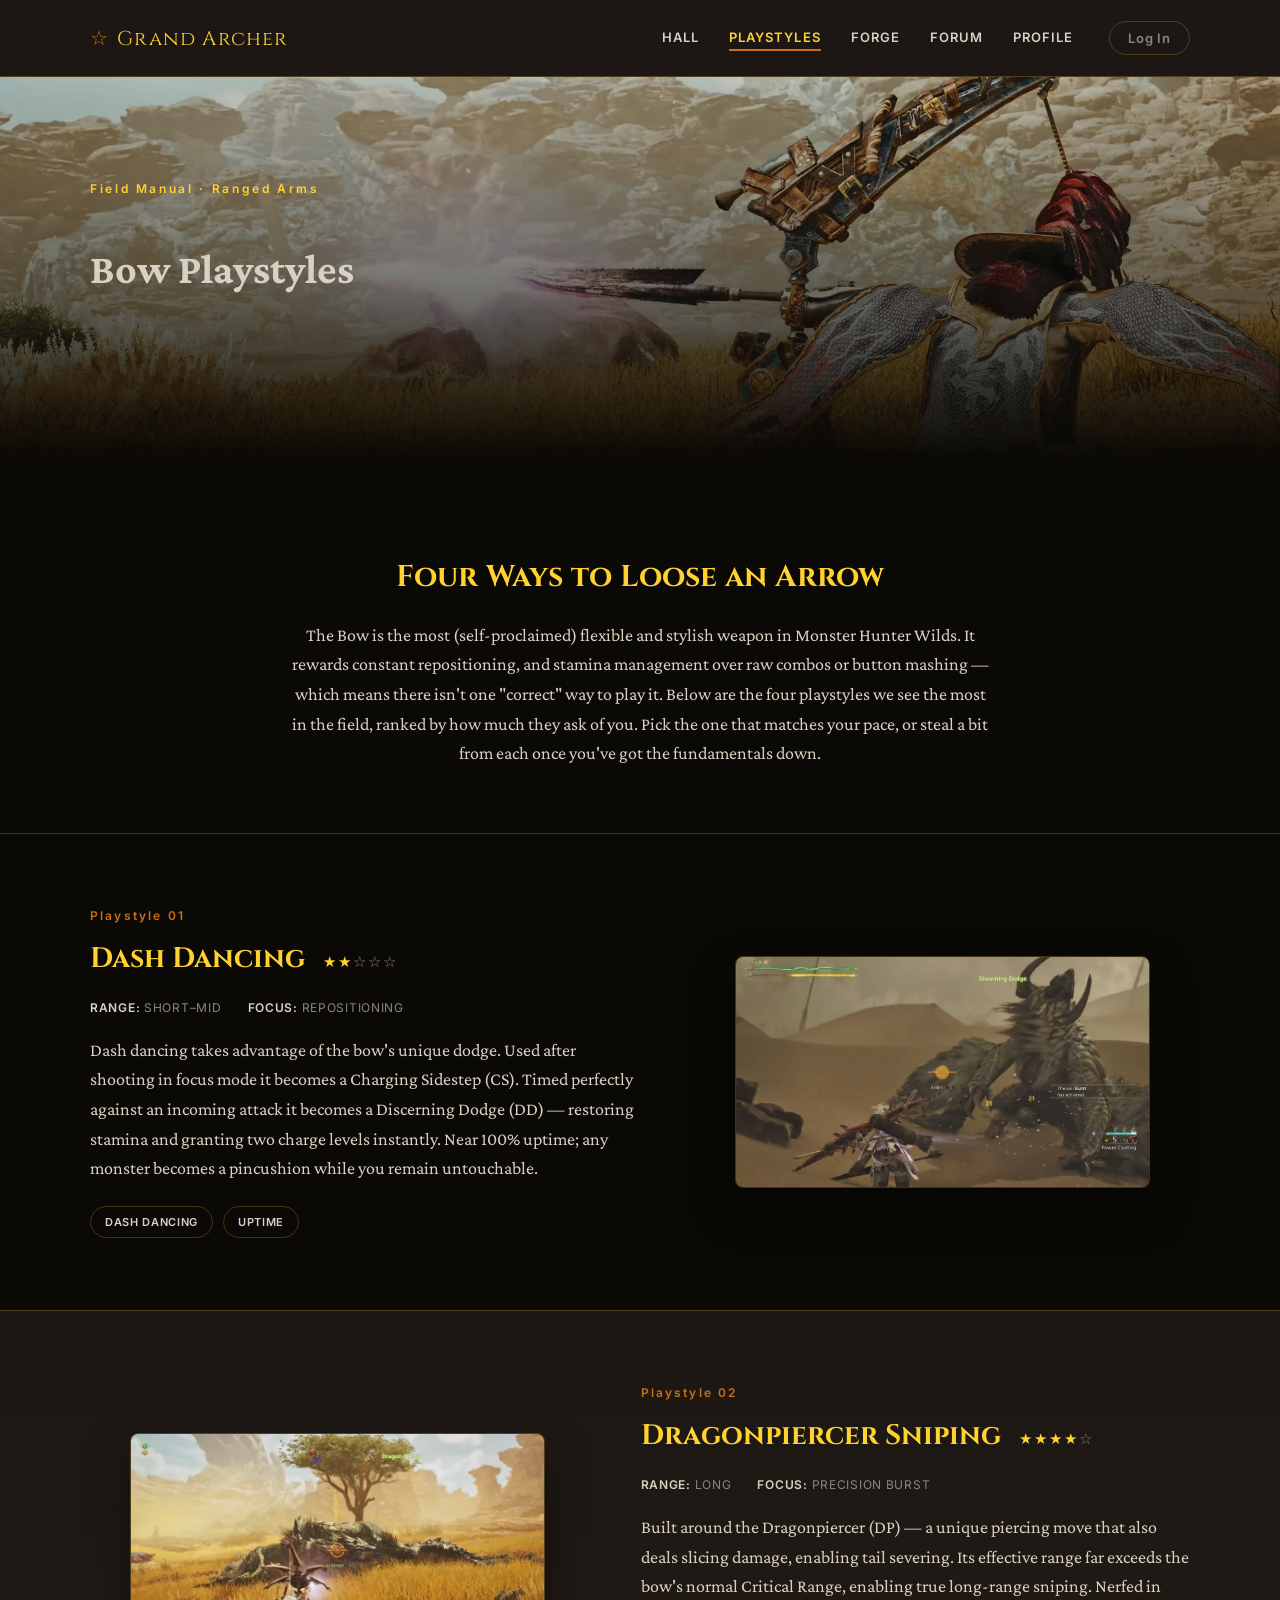
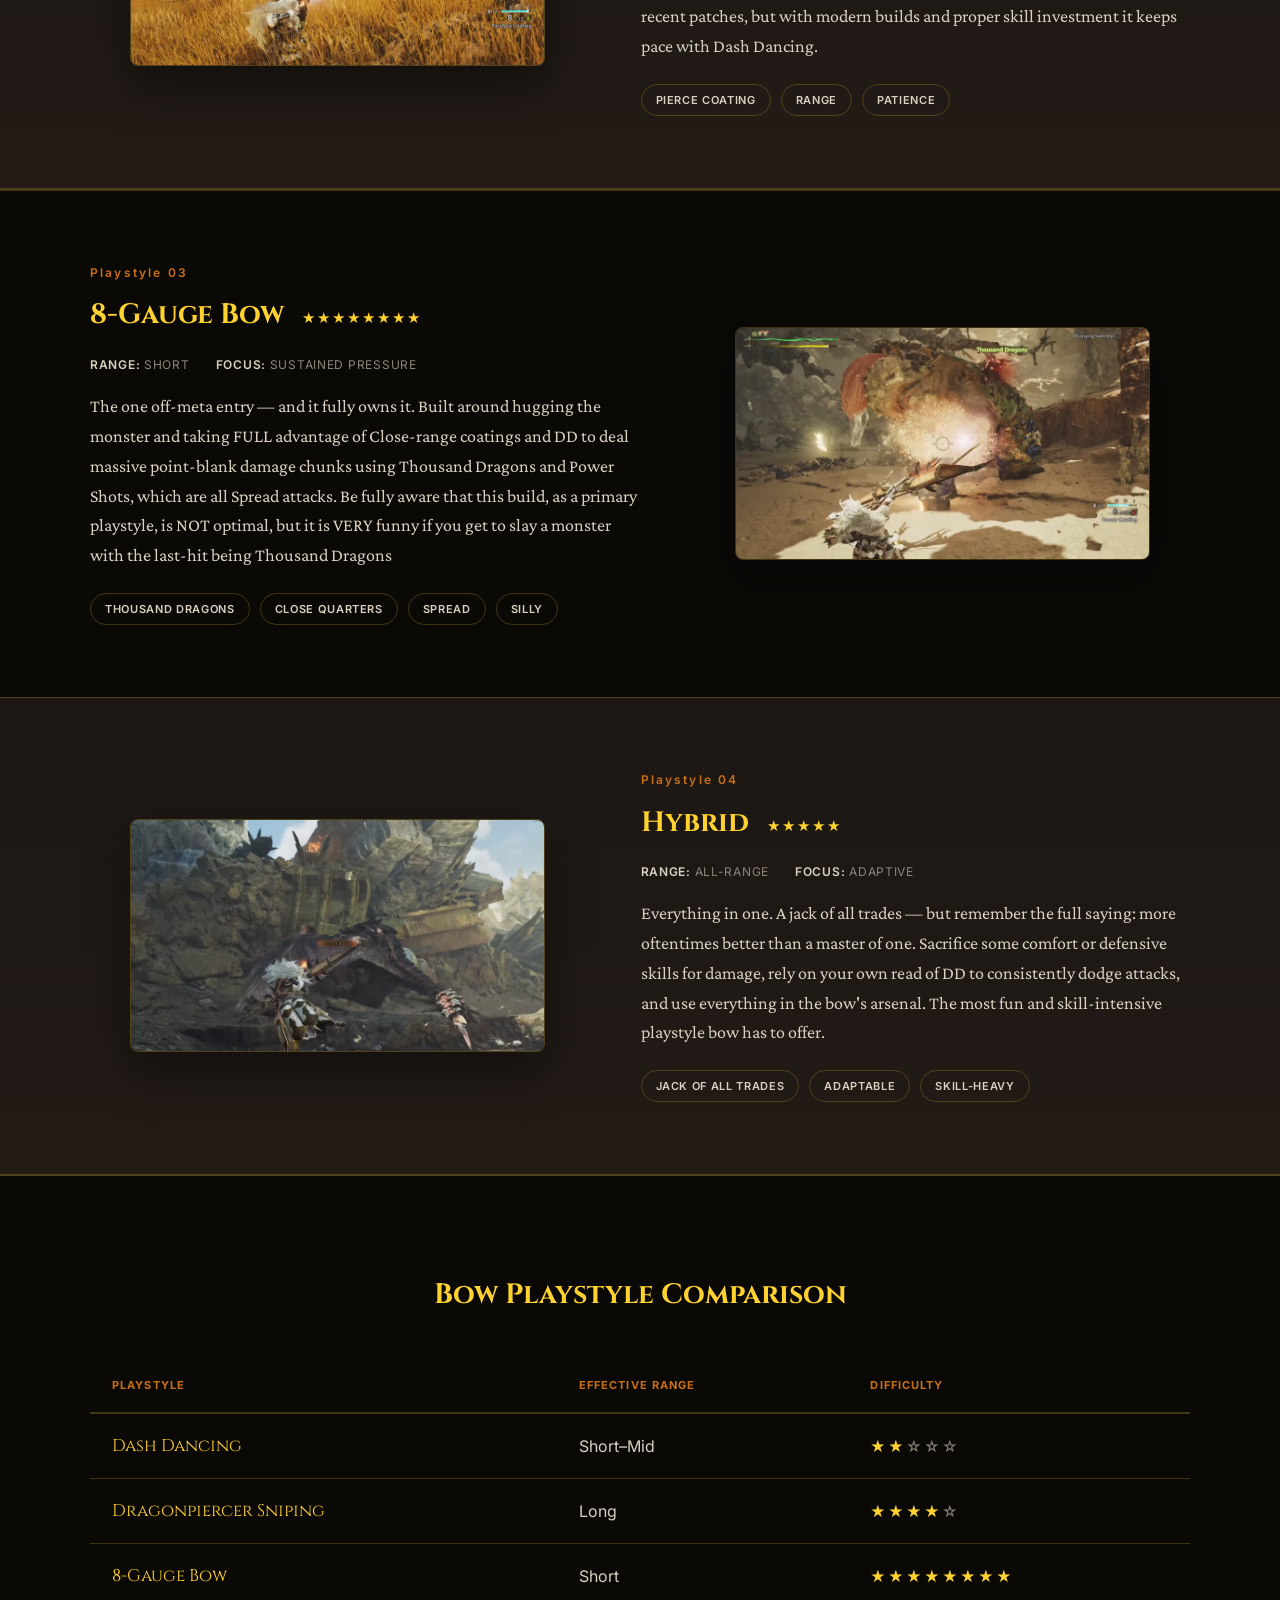
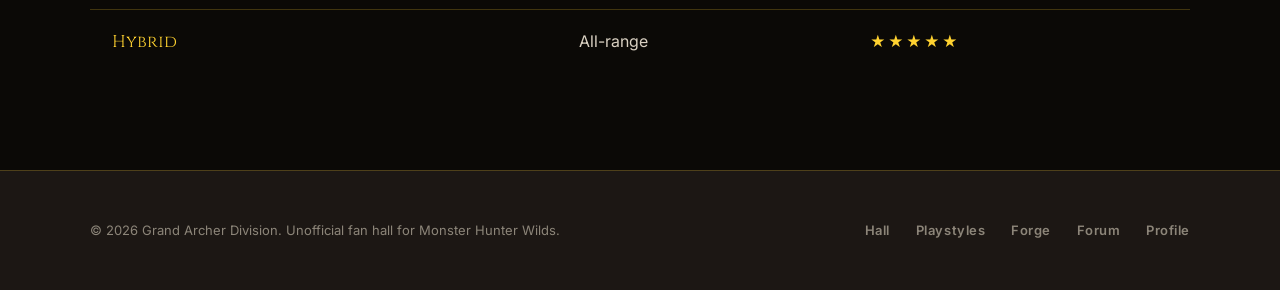
<file: GrandArcher-Playstyles.html>
<!DOCTYPE html>
<html lang="en">
<head>
<meta charset="UTF-8">
<meta name="viewport" content="width=device-width, initial-scale=1">
<title>Bow Playstyles — Grand ☆ Archer Division</title>
<meta name="description" content="The four core Bow playstyles in Monster Hunter Wilds — Dash Dancing, Dragonpiercer Sniping, 8-Gauge Bow, and Hybrid — compared side by side.">
<link rel="icon" type="image/svg+xml" href="imgs/favicon.svg">

<link rel="preconnect" href="https://fonts.googleapis.com">
<link rel="preconnect" href="https://fonts.gstatic.com" crossorigin>
<link href="https://fonts.googleapis.com/css2?family=Cinzel:wght@500;600&family=Crimson+Pro:ital,wght@0,400;0,500;1,400&family=Inter:wght@400;600;700&display=swap" rel="stylesheet">

<link rel="stylesheet" href="css/style.css">
</head>
<body>

<header class="site-header">
  <div class="wrap">
    <a href="index.html" class="wordmark"><span class="mark">☆</span> Grand Archer</a>
    <nav class="main-nav" aria-label="Primary">
      <ul>
        <li><a href="index.html">Hall</a></li>
        <li><a href="GrandArcher-Playstyles.html" class="active">Playstyles</a></li>
        <li><a href="GrandArcher-Forge.html">Forge</a></li>
        <li><a href="GrandArcher-Forum.html">Forum</a></li>
        <li><a href="GrandArcher-Profile.html">Profile</a></li>
      </ul>
      <a href="#" class="nav-login">Log In</a>
    </nav>
    <button class="nav-toggle" id="nav-toggle" type="button" aria-label="Toggle menu" aria-expanded="false">
      <span></span><span></span><span></span>
    </button>
  </div>
</header>

<main>

  <!-- Sub-page hero -->
  <section class="page-hero" aria-label="Bow Playstyles">
    <div class="hero-media">
      <img src="imgs/playstylesHero2.jpg" alt="A hunter braced on one knee, firing a charged Dragonpiercer shot across an open grass plain.">
    </div>
    <div class="hero-content">
      <div class="wrap">
        <p class="hero-eyebrow">Field Manual &middot; Ranged Arms</p>
        <h1>Bow Playstyles</h1>
      </div>
    </div>
  </section>

  <!-- Intro -->
  <section class="page-intro">
    <div class="wrap">
      <h2>Four Ways to Loose an Arrow</h2>
      <p>The Bow is the most (self-proclaimed) flexible and stylish weapon in Monster Hunter Wilds. It rewards constant repositioning, and stamina management over raw combos or button mashing — which means there isn't one "correct" way to play it. Below are the four playstyles we see the most in the field, ranked by how much they ask of you. Pick the one that matches your pace, or steal a bit from each once you've got the fundamentals down.
      </p>
    </div>
  </section>

  <!-- Playstyle 01 — Dash Dancing -->
  <section class="playstyle has-image">
    <div class="wrap">
      <div>
        <p class="playstyle-number">Playstyle 01</p>
        <div class="playstyle-heading">
          <h3>Dash Dancing</h3>
          <span class="stars" aria-label="Difficulty: Hard, 4 out of 5">
            <span class="filled">★★</span><span>☆☆☆</span>
          </span>
        </div>
        <p class="playstyle-meta">
          <span><strong>Range:</strong> Short&ndash;Mid</span>
          <span><strong>Focus:</strong> Repositioning</span>
        </p>
        <p class="desc">Dash dancing takes advantage of the bow's unique dodge. Used after shooting in focus mode it becomes a Charging Sidestep (CS). Timed perfectly against an incoming attack it becomes a Discerning Dodge (DD) — restoring stamina and granting two charge levels instantly. Near 100% uptime; any monster becomes a pincushion while you remain untouchable.</p>
        <div class="tag-row">
          <span class="tag">Dash Dancing</span>
          <span class="tag">Uptime</span>
        </div>
      </div>
      <figure class="playstyle-figure">
        <img src="imgs/Dashdancing.png" alt="A hunter sidestepping a horned monster's claw swipe while landing a charged bow shot mid-dodge.">
      </figure>
    </div>
  </section>

  <!-- Playstyle 02 — Dragonpiercer Sniping -->
  <section class="playstyle has-image img-left section-charcoal">
    <div class="wrap">
      <figure class="playstyle-figure">
        <img src="imgs/Dragonpiercer Sniping.png" alt="A hunter firing a Dragon Piercer shot at a sleeping monster from across an open grass plain.">
      </figure>
      <div>
        <p class="playstyle-number">Playstyle 02</p>
        <div class="playstyle-heading">
          <h3>Dragonpiercer Sniping</h3>
          <span class="stars" aria-label="Difficulty: Expert, 5 out of 5">
            <span class="filled">★★★★</span><span>☆</span>
          </span>
        </div>
        <p class="playstyle-meta">
          <span><strong>Range:</strong> Long</span>
          <span><strong>Focus:</strong> Precision burst</span>
        </p>
        <p class="desc">Built around the Dragonpiercer (DP) — a unique piercing move that also deals slicing damage, enabling tail severing. Its effective range far exceeds the bow's normal Critical Range, enabling true long-range sniping. Nerfed in recent patches, but with modern builds and proper skill investment it keeps pace with Dash Dancing.</p>
        <div class="tag-row">
          <span class="tag">Pierce Coating</span>
          <span class="tag">Range</span>
          <span class="tag">Patience</span>
        </div>
      </div>
    </div>
  </section>

  <!-- Playstyle 03 — 8-Gauge Bow -->
  <section class="playstyle has-image">
    <div class="wrap">
      <div>
        <p class="playstyle-number">Playstyle 03</p>
        <div class="playstyle-heading">
          <h3>8-Gauge Bow</h3>
          <span class="stars" aria-label="Difficulty: Moderate, 2 out of 5">
            <span class="filled">★★★★★★★★</span><span></span>
          </span>
        </div>
        <p class="playstyle-meta">
          <span><strong>Range:</strong> Short</span>
          <span><strong>Focus:</strong> Sustained pressure</span>
        </p>
        <p class="desc">The one off-meta entry — and it fully owns it. Built around hugging the monster and taking FULL advantage of Close-range coatings and DD to deal massive point-blank damage chunks using Thousand Dragons and Power Shots, which are all Spread attacks. Be fully aware that this build, as a primary playstyle, is NOT optimal, but it is VERY funny if you get to slay a monster with the last-hit being Thousand Dragons</p>
        <div class="tag-row">
          <span class="tag">Thousand Dragons</span>
          <span class="tag">Close Quarters</span>
          <span class="tag">Spread</span>
          <span class="tag">Silly</span>
        </div>
      </div>
      <figure class="playstyle-figure">
        <img src="imgs/8gauge.png" alt="A hunter unloading a close-range explosive shot into a large monster at point-blank distance.">
      </figure>
    </div>
  </section>

  <!-- Playstyle 04 — Hybrid -->
  <section class="playstyle has-image img-left section-charcoal">
    <div class="wrap">
      <figure class="playstyle-figure">
        <img src="imgs/Hybrid.png" alt="A hunter tracking a monster across rocky cliffside terrain, adjusting position before committing to a shot.">
      </figure>
      <div>
        <p class="playstyle-number">Playstyle 04</p>
        <div class="playstyle-heading">
          <h3>Hybrid</h3>
          <span class="stars" aria-label="Difficulty: Expert, 5 out of 5">
            <span class="filled">★★★★★</span>
          </span>
        </div>
        <p class="playstyle-meta">
          <span><strong>Range:</strong> All-range</span>
          <span><strong>Focus:</strong> Adaptive</span>
        </p>
        <p class="desc">Everything in one. A jack of all trades — but remember the full saying: more oftentimes better than a master of one. Sacrifice some comfort or defensive skills for damage, rely on your own read of DD to consistently dodge attacks, and use everything in the bow's arsenal. The most fun and skill-intensive playstyle bow has to offer.</p>
        <div class="tag-row">
          <span class="tag">Jack of all trades</span>
          <span class="tag">Adaptable</span>
          <span class="tag">Skill-Heavy</span>
        </div>
      </div>
    </div>
  </section>

  <!-- Comparison table -->
  <section class="comparison">
    <div class="wrap">
      <h2>Bow Playstyle Comparison</h2>
      <table>
        <caption>A side-by-side comparison of the four Bow playstyles by effective range and difficulty.</caption>
        <thead>
          <tr>
            <th scope="col">Playstyle</th>
            <th scope="col">Effective Range</th>
            <th scope="col">Difficulty</th>
          </tr>
        </thead>
        <tbody>
          <tr>
            <td>Dash Dancing</td>
            <td>Short&ndash;Mid</td>
            <td><span class="stars" aria-label="4 out of 5"><span class="filled">★★</span><span>☆☆☆</span></span></td>
          </tr>
          <tr>
            <td>Dragonpiercer Sniping</td>
            <td>Long</td>
            <td><span class="stars" aria-label="5 out of 5"><span class="filled">★★★★</span>☆</span></td>
          </tr>
          <tr>
            <td>8-Gauge Bow</td>
            <td>Short</td>
            <td><span class="stars" aria-label="2 out of 5"><span class="filled">★★★★★★★★</span><span></span></span></td>
          </tr>
          <tr>
            <td>Hybrid</td>
            <td>All-range</td>
            <td><span class="stars" aria-label="5 out of 5"><span class="filled">★★★★★</span></span></td>
          </tr>
        </tbody>
      </table>
    </div>
  </section>

</main>

<footer class="site-footer">
  <div class="wrap">
    <p>&copy; 2026 Grand Archer Division. Unofficial fan hall for Monster Hunter Wilds.</p>
    <ul class="footer-links">
      <li><a href="index.html">Hall</a></li>
      <li><a href="GrandArcher-Playstyles.html">Playstyles</a></li>
      <li><a href="GrandArcher-Forge.html">Forge</a></li>
      <li><a href="GrandArcher-Forum.html">Forum</a></li>
      <li><a href="GrandArcher-Profile.html">Profile</a></li>
    </ul>
  </div>
</footer>

<script src="js/auth.js"></script>
<script src="js/nav.js"></script>

</body>
</html>
</file>
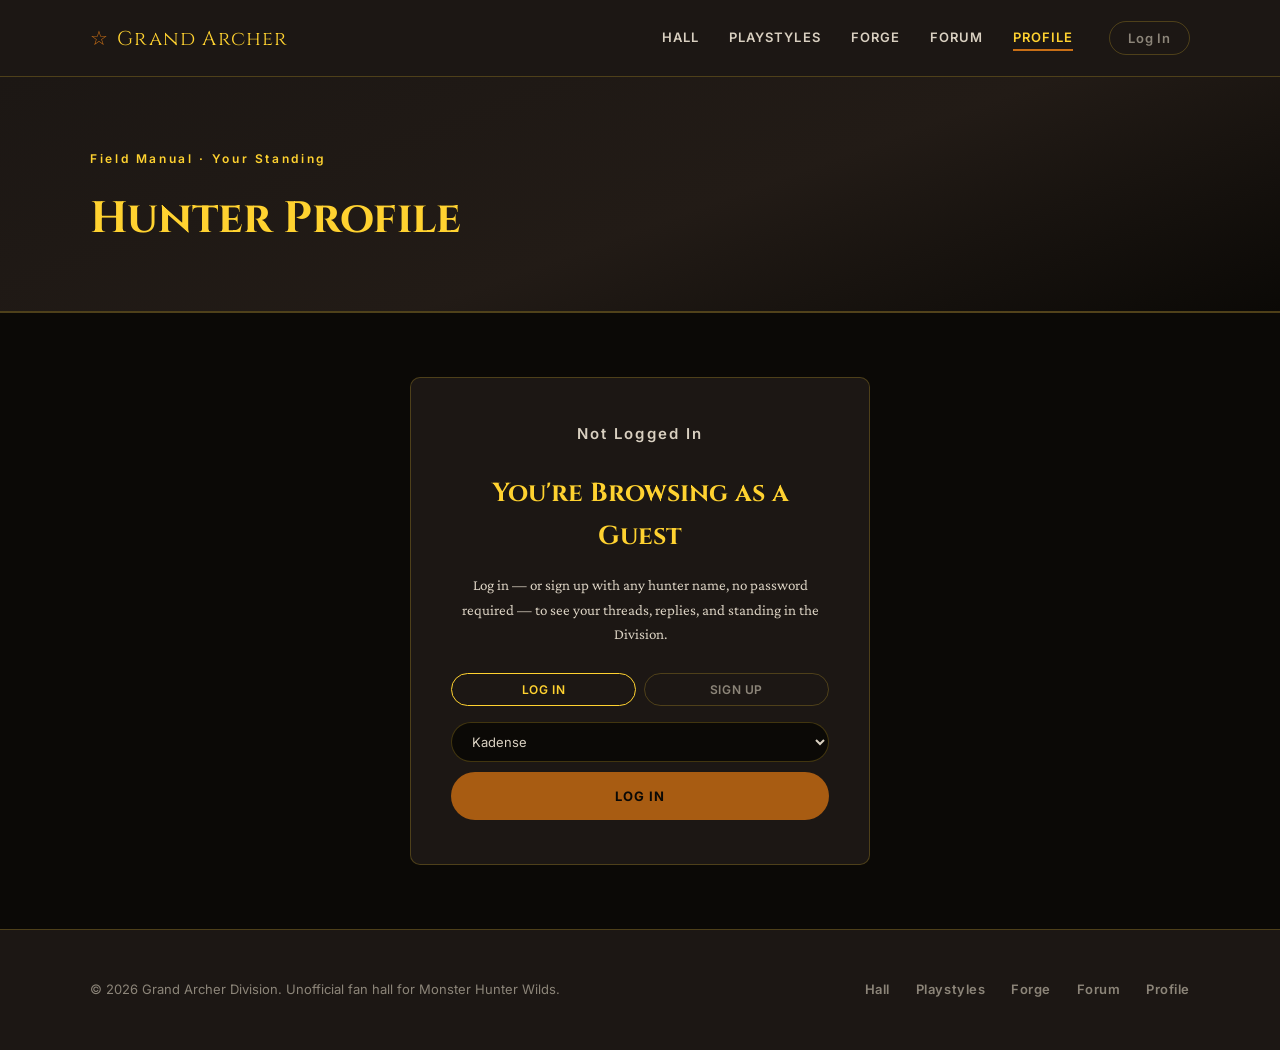
<file: GrandArcher-Profile.html>
<!DOCTYPE html>
<html lang="en">
<head>
<meta charset="UTF-8">
<meta name="viewport" content="width=device-width, initial-scale=1">
<title>Hunter Profile — Grand ☆ Archer Division</title>
<meta name="description" content="Your standing in the Grand Archer Division — threads started, replies posted, and your favored Bow build.">
<link rel="icon" type="image/svg+xml" href="imgs/favicon.svg">

<link rel="preconnect" href="https://fonts.googleapis.com">
<link rel="preconnect" href="https://fonts.gstatic.com" crossorigin>
<link href="https://fonts.googleapis.com/css2?family=Cinzel:wght@500;600&family=Crimson+Pro:ital,wght@0,400;0,500;1,400&family=Inter:wght@400;600;700&display=swap" rel="stylesheet">

<link rel="stylesheet" href="css/style.css">
</head>
<body>

<header class="site-header">
  <div class="wrap">
    <a href="index.html" class="wordmark"><span class="mark">☆</span> Grand Archer</a>
    <nav class="main-nav" aria-label="Primary">
      <ul>
        <li><a href="index.html">Hall</a></li>
        <li><a href="GrandArcher-Playstyles.html">Playstyles</a></li>
        <li><a href="GrandArcher-Forge.html">Forge</a></li>
        <li><a href="GrandArcher-Forum.html">Forum</a></li>
        <li><a href="GrandArcher-Profile.html" class="active">Profile</a></li>
      </ul>
      <a href="#" class="nav-login">Log In</a>
    </nav>
    <button class="nav-toggle" id="nav-toggle" type="button" aria-label="Toggle menu" aria-expanded="false">
      <span></span><span></span><span></span>
    </button>
  </div>
</header>

<main>

  <section class="profile-hero" aria-label="Hunter Profile">
    <div class="wrap">
      <p class="hero-eyebrow">Field Manual &middot; Your Standing</p>
      <h1>Hunter Profile</h1>
    </div>
  </section>

  <section class="profile-section">
    <div class="wrap" id="profile-root">
      <!-- Rendered by profile.js, based on whoever auth.js says is logged in -->
      <noscript>
        <div class="profile-guest">
          <p class="section-tag">JavaScript Required</p>
          <h2>Enable Scripts to Log In</h2>
          <p>The Hunter Profile is generated from your Forum activity in the browser, and needs JavaScript enabled to work.</p>
        </div>
      </noscript>
    </div>
  </section>

</main>

<footer class="site-footer">
  <div class="wrap">
    <p>&copy; 2026 Grand Archer Division. Unofficial fan hall for Monster Hunter Wilds.</p>
    <ul class="footer-links">
      <li><a href="index.html">Hall</a></li>
      <li><a href="GrandArcher-Playstyles.html">Playstyles</a></li>
      <li><a href="GrandArcher-Forge.html">Forge</a></li>
      <li><a href="GrandArcher-Forum.html">Forum</a></li>
      <li><a href="GrandArcher-Profile.html">Profile</a></li>
    </ul>
  </div>
</footer>

<script src="js/auth.js"></script>
<script src="js/nav.js"></script>
<script src="js/profile.js"></script>
</body>
</html>
</file>
<file: css/style.css>
/* Grand Archer Division — style.css Landing page, desktop viewport only. Palette + type per project style guide (Cinzel / Inter / Crimson Pro). */

:root {
  --void: #0B0906;
  --charcoal: #1C1714;
  --charcoal-soft: #221B16;
  --ember: #A85C12;
  --ember-bright: #C96F16;
  --gold: #FFD230;
  --parchment: #D9D0C1;
  --muted: #8C8579;
  --hairline: rgba(255, 210, 48, 0.22);

  --font-display: "Cinzel", serif;
  --font-ui: "Inter", sans-serif;
  --font-body: "Crimson Pro", serif;

  --page-max: 1180px;
}

* { box-sizing: border-box; }

html { scroll-behavior: smooth; }

body {
  margin: 0;
  background: var(--void);
  color: var(--parchment);
  font-family: var(--font-body);
  font-size: 18px;
  line-height: 1.65;
}

img { max-width: 100%; display: block; }

a {
  color: var(--gold);
  text-decoration: none;
}

.wrap {
  max-width: var(--page-max);
  margin: 0 auto;
  padding: 0 40px;
}

/* Keyboard focus visibility, kept consistent across interactive elements */
a:focus-visible,
button:focus-visible,
input:focus-visible {
  outline: 2px solid var(--gold);
  outline-offset: 3px;
}

/* Screen-reader-only text: visually hidden but still announced */
.visually-hidden {
  position: absolute;
  width: 1px;
  height: 1px;
  overflow: hidden;
  clip: rect(0 0 0 0);
}

/* Header / persistent navigation Uses the same charcoal as the footer per reviewer feedback, instead of a header/footer color mismatch. */
.site-header {
  position: sticky;
  top: 0;
  z-index: 50;
  background: var(--charcoal);
  border-bottom: 1px solid var(--hairline);
}

.site-header .wrap {
  height: 76px;
  display: flex;
  align-items: center;
  justify-content: space-between;
}

.wordmark {
  font-family: var(--font-display);
  font-size: 20px;
  letter-spacing: 0.06em;
  color: var(--gold);
  display: flex;
  align-items: center;
  gap: 8px;
}

.wordmark .mark { color: var(--ember-bright); }

.main-nav {
  display: flex;
  align-items: center;
  gap: 36px;
}

.main-nav ul {
  list-style: none;
  display: flex;
  gap: 30px;
  margin: 0;
  padding: 0;
  font-family: var(--font-ui);
  font-size: 13px;
  font-weight: 600;
  letter-spacing: 0.08em;
  text-transform: uppercase;
}

.main-nav a {
  color: var(--parchment);
  position: relative;
  padding-bottom: 4px;
}

.main-nav a:hover { color: var(--gold); }

.main-nav a.active {
  color: var(--gold);
  border-bottom: 2px solid var(--ember-bright);
}

.nav-login {
  display: inline-flex;
  align-items: center;
  gap: 8px;
  background: transparent;
  font-family: var(--font-ui);
  font-size: 13px;
  font-weight: 600;
  letter-spacing: 0.06em;
  color: var(--muted);
  border: 1px solid var(--hairline);
  padding: 8px 18px;
  border-radius: 999px;
  cursor: pointer;
}

.nav-login:hover {
  color: var(--gold);
  border-color: var(--gold);
}

/* Hamburger toggle, hidden until the mobile breakpoint turns it on */
.nav-toggle {
  display: none;
  flex-direction: column;
  justify-content: center;
  gap: 5px;
  width: 34px;
  height: 34px;
  background: transparent;
  border: none;
  padding: 0;
  cursor: pointer;
}

.nav-toggle span {
  display: block;
  width: 100%;
  height: 2px;
  background: var(--parchment);
  border-radius: 2px;
  transition: transform 0.15s ease, opacity 0.15s ease;
}

.nav-toggle.open span:nth-child(1) { transform: translateY(7px) rotate(45deg); }
.nav-toggle.open span:nth-child(2) { opacity: 0; }
.nav-toggle.open span:nth-child(3) { transform: translateY(-7px) rotate(-45deg); }

/* Buttons */
.btn {
  display: inline-block;
  font-family: var(--font-ui);
  font-size: 13px;
  font-weight: 700;
  letter-spacing: 0.08em;
  text-transform: uppercase;
  padding: 15px 32px;
  border-radius: 999px;
  border: 1px solid transparent;
  cursor: pointer;
  transition: transform 0.15s ease, background 0.15s ease, border-color 0.15s ease;
}

.btn-primary {
  background: var(--ember);
  color: var(--void);
  box-shadow: 0 0 0 rgba(201, 111, 22, 0);
}

.btn-primary:hover {
  background: var(--ember-bright);
  box-shadow: 0 6px 22px rgba(201, 111, 22, 0.35);
  transform: translateY(-1px);
}

.btn-outline {
  background: transparent;
  border-color: var(--parchment);
  color: var(--parchment);
}

.btn-outline:hover {
  border-color: var(--gold);
  color: var(--gold);
}

/* Hero */
.hero {
  position: relative;
  height: 640px;
  display: flex;
  align-items: flex-end;
  overflow: hidden;
  background: var(--void);
}

.hero-media {
  position: absolute;
  inset: 0;
}

.hero-media img {
  width: 100%;
  height: 100%;
  object-fit: cover;
}

/* Gradient runs flush from the image's own bottom edge into the page background, so the fade never looks clipped or offset. */
.hero-media::after {
  content: "";
  position: absolute;
  inset: 0;
  background: linear-gradient(
    to bottom,
    rgba(11, 9, 6, 0.15) 0%,
    rgba(11, 9, 6, 0.55) 55%,
    var(--void) 100%
  );
}

.hero-content {
  position: relative;
  z-index: 2;
  padding-bottom: 64px;
  width: 100%;
}

.hero-eyebrow {
  font-family: var(--font-ui);
  font-size: 12px;
  font-weight: 600;
  letter-spacing: 0.22em;
  color: var(--gold);
  margin: 0 0 14px;
}

.hero h1 {
  font-family: var(--font-display);
  font-size: 52px;
  line-height: 1.15;
  color: #fff;
  margin: 0 0 18px;
  max-width: 14ch;
  text-shadow: 0 2px 18px rgba(0,0,0,0.5);
}

.hero h1 .accent { color: var(--gold); }

.hero p {
  font-family: var(--font-body);
  font-size: 19px;
  color: var(--parchment);
  max-width: 46ch;
  margin: 0 0 34px;
}

.hero-actions { display: flex; gap: 16px; }

/* Section rhythm Alternating charcoal / void backgrounds give each section its own depth instead of one flat black field, per reviewer feedback. */
section { padding: 96px 0; }

.section-charcoal {
  background: linear-gradient(180deg, var(--charcoal) 0%, var(--charcoal-soft) 100%);
  border-top: 2px solid var(--hairline);
  border-bottom: 2px solid var(--hairline);
}

.section-tag {
  font-family: var(--font-ui);
  font-size: 12px;
  font-weight: 600;
  letter-spacing: 0.14em;
  color: var(--ember-bright);
  margin: 0 0 10px;
}

/* Recruitment / about section */
.about-grid {
  display: grid;
  grid-template-columns: 1.5fr 1fr;
  gap: 64px;
  align-items: start;
}

.about-grid h2 {
  font-family: var(--font-display);
  font-size: 34px;
  color: var(--gold);
  margin: 0 0 6px;
}

.about-grid .subtitle {
  font-family: var(--font-ui);
  font-size: 13px;
  letter-spacing: 0.08em;
  text-transform: uppercase;
  color: var(--muted);
  margin: 0 0 28px;
}

.about-grid p {
  margin: 0 0 22px;
  color: var(--parchment);
  font-size: 18px;
}

.about-grid p:last-child { margin-bottom: 0; }

.notice-card {
  background: rgba(11, 9, 6, 0.55);
  border: 1px solid var(--hairline);
  border-left: 4px solid var(--ember-bright);
  border-radius: 6px;
  padding: 28px 30px;
}

.notice-card .notice-label {
  font-family: var(--font-ui);
  font-size: 11px;
  font-weight: 700;
  letter-spacing: 0.16em;
  color: var(--ember-bright);
  margin: 0 0 14px;
}

.notice-card blockquote {
  font-family: var(--font-body);
  font-style: italic;
  font-size: 19px;
  color: var(--gold);
  margin: 0;
  line-height: 1.6;
}

/* Trailer section */
.trailer {
  text-align: center;
}

.trailer h2 {
  font-family: var(--font-display);
  font-size: 30px;
  color: var(--gold);
  margin: 0 0 12px;
}

.trailer > .wrap > p {
  max-width: 56ch;
  margin: 0 auto 44px;
  color: var(--muted);
  font-size: 17px;
}

.trailer-frame {
  position: relative;
  max-width: 820px;
  margin: 0 auto;
  aspect-ratio: 16 / 9;
  border-radius: 10px;
  overflow: hidden;
  border: 1px solid var(--hairline);
  box-shadow: 0 24px 60px rgba(0, 0, 0, 0.45);
  background: var(--void);
}

.trailer-frame__iframe {
  position: absolute;
  inset: 0;
  width: 100%;
  height: 100%;
  border: 0;
}

.trailer-caption {
  margin-top: 18px;
  font-family: var(--font-ui);
  font-size: 13px;
  color: var(--muted);
}

/* Newsletter / "Stay in the Know" */
.newsletter { text-align: center; }

.newsletter h2 {
  font-family: var(--font-display);
  font-size: 28px;
  color: var(--gold);
  margin: 0 0 14px;
}

.newsletter p {
  max-width: 52ch;
  margin: 0 auto 34px;
  color: var(--parchment);
}

.newsletter-form {
  display: flex;
  justify-content: center;
  gap: 12px;
  max-width: 460px;
  margin: 0 auto;
}

.newsletter-form label {
  /* see .visually-hidden */
}

.newsletter-form input[type="email"] {
  flex: 1;
  background: var(--void);
  border: 1px solid var(--hairline);
  border-radius: 999px;
  padding: 14px 20px;
  color: var(--parchment);
  font-family: var(--font-ui);
  font-size: 14px;
}

.newsletter-form input[type="email"]::placeholder { color: var(--muted); }

.newsletter-form .btn { border: none; }

/* Sub-page hero (shorter than the landing hero, no CTA row) */
.page-hero {
  position: relative;
  height: 380px;
  display: flex;
  align-items: flex-end;
  overflow: hidden;
  background: var(--void);
}

.page-hero .hero-media { position: absolute; inset: 0; }
.page-hero .hero-media img { width: 100%; height: 100%; object-fit: cover; }

.page-hero .hero-media::after {
  content: "";
  position: absolute;
  inset: 0;
  background: linear-gradient(
    to bottom,
    rgba(11, 9, 6, 0.2) 0%,
    rgba(11, 9, 6, 0.6) 60%,
    var(--void) 100%
  );
}

.page-hero .hero-content { position: relative; z-index: 2; padding-bottom: 48px; width: 100%; }
.page-hero h1 { font-size: 42px; max-width: none; margin-bottom: 10px; }
.page-hero p { margin-bottom: 0; }

/* Page intro (short lede under a sub-page hero) */
.page-intro { padding-bottom: 64px; }
.page-intro .wrap { max-width: 780px; text-align: center; }
.page-intro h2 {
  font-family: var(--font-display);
  font-size: 30px;
  color: var(--gold);
  margin: 0 0 18px;
}
.page-intro p { color: var(--parchment); font-size: 18px; margin: 0; }

/* Playstyle entries */
.playstyle {
  padding: 72px 0;
  border-top: 1px solid var(--hairline);
}

.playstyle .wrap {
  display: grid;
  grid-template-columns: 1fr;
  gap: 28px;
}

.playstyle.has-image .wrap {
  grid-template-columns: 1fr 0.9fr;
  gap: 56px;
  align-items: center;
}

.playstyle.has-image.img-left .wrap {
  grid-template-columns: 0.9fr 1fr;
}

.playstyle-figure img {
  border-radius: 8px;
  border: 1px solid var(--hairline);
  box-shadow: 0 20px 46px rgba(0, 0, 0, 0.4);
}

.playstyle-number {
  font-family: var(--font-ui);
  font-size: 12px;
  font-weight: 600;
  letter-spacing: 0.18em;
  color: var(--ember-bright);
  margin: 0 0 10px;
}

.playstyle-heading {
  display: flex;
  align-items: baseline;
  gap: 18px;
  flex-wrap: wrap;
  margin-bottom: 16px;
}

.playstyle h3 {
  font-family: var(--font-display);
  font-size: 28px;
  color: var(--gold);
  margin: 0;
}

.stars {
  font-size: 15px;
  letter-spacing: 2px;
  color: var(--muted);
}

.stars .filled { color: var(--gold); }

.playstyle-meta {
  display: flex;
  gap: 26px;
  font-family: var(--font-ui);
  font-size: 12px;
  letter-spacing: 0.06em;
  text-transform: uppercase;
  color: var(--muted);
  margin: 0 0 18px;
}

.playstyle-meta strong {
  color: var(--parchment);
  font-weight: 600;
}

.playstyle p.desc {
  font-size: 18px;
  color: var(--parchment);
  margin: 0 0 22px;
  max-width: 62ch;
}

.tag-row { display: flex; gap: 10px; flex-wrap: wrap; }

.tag {
  font-family: var(--font-ui);
  font-size: 11px;
  font-weight: 600;
  letter-spacing: 0.06em;
  text-transform: uppercase;
  color: var(--parchment);
  border: 1px solid var(--hairline);
  border-radius: 999px;
  padding: 6px 14px;
}

/* Forge / Builds page */
.build-block {
  padding: 76px 0;
  border-top: 1px solid var(--hairline);
}

.build-header {
  display: flex;
  align-items: baseline;
  gap: 20px;
  flex-wrap: wrap;
  margin-bottom: 8px;
}

.build-header h3 {
  font-family: var(--font-display);
  font-size: 30px;
  color: var(--gold);
  margin: 0;
}

.build-weapon {
  font-family: var(--font-ui);
  font-size: 13px;
  letter-spacing: 0.04em;
  color: var(--muted);
  margin: 0 0 40px;
}

.build-weapon strong { color: var(--parchment); font-weight: 600; }

.build-gallery {
  display: grid;
  grid-template-columns: repeat(3, 1fr);
  gap: 24px;
  margin-bottom: 40px;
}

.build-card {
  background: rgba(11, 9, 6, 0.4);
  border: 1px solid var(--hairline);
  border-radius: 8px;
  padding: 16px;
  text-align: center;
}

.build-card .build-card-label {
  font-family: var(--font-ui);
  font-size: 11px;
  font-weight: 700;
  letter-spacing: 0.14em;
  text-transform: uppercase;
  color: var(--ember-bright);
  margin: 0 0 14px;
}

.build-card img {
  width: 100%;
  height: 340px;
  object-fit: contain;
  border-radius: 4px;
  margin: 0 auto;
}

.build-desc {
  max-width: 74ch;
}

.build-desc .desc-label {
  font-family: var(--font-ui);
  font-size: 11px;
  font-weight: 700;
  letter-spacing: 0.14em;
  text-transform: uppercase;
  color: var(--ember-bright);
  margin: 0 0 12px;
}

.build-desc p {
  font-size: 18px;
  color: var(--parchment);
  margin: 0;
}
/* Comparison table */
.comparison { text-align: center; }

.comparison h2 {
  font-family: var(--font-display);
  font-size: 28px;
  color: var(--gold);
  margin: 0 0 40px;
}

.comparison table {
  width: 100%;
  border-collapse: collapse;
  text-align: left;
  font-family: var(--font-ui);
}

.comparison caption { display: none; }

.comparison th,
.comparison td {
  padding: 18px 22px;
  border-bottom: 1px solid var(--hairline);
}

.comparison thead th {
  font-size: 11px;
  letter-spacing: 0.1em;
  text-transform: uppercase;
  color: var(--ember-bright);
  border-bottom: 2px solid var(--hairline);
}

.comparison tbody td {
  font-size: 16px;
  color: var(--parchment);
}

.comparison tbody td:first-child {
  font-family: var(--font-display);
  color: var(--gold);
  font-size: 17px;
}

.comparison tbody tr:last-child td { border-bottom: none; }
/* Forum page */
.forum-section { padding: 56px 0; }

.forum-toolbar {
  display: flex;
  gap: 16px;
  margin-bottom: 24px;
}

.forum-toolbar input[type="text"] {
  flex: 1;
  background: var(--charcoal);
  border: 1px solid var(--hairline);
  border-radius: 999px;
  padding: 14px 22px;
  color: var(--parchment);
  font-family: var(--font-ui);
  font-size: 14px;
}

.forum-toolbar input[type="text"]::placeholder { color: var(--muted); }

.forum-toolbar .btn { white-space: nowrap; }

.demo-notice {
  background: rgba(11, 9, 6, 0.55);
  border: 1px solid var(--hairline);
  border-left: 4px solid var(--ember-bright);
  border-radius: 6px;
  padding: 18px 24px;
  display: flex;
  justify-content: space-between;
  align-items: center;
  gap: 24px;
  flex-wrap: wrap;
  margin-top: 18px;
}

.demo-notice p {
  margin: 0;
  font-size: 13px;
  color: var(--muted);
  max-width: 62ch;
}

.demo-notice strong { color: var(--parchment); }

.btn-small {
  font-family: var(--font-ui);
  font-size: 12px;
  font-weight: 700;
  letter-spacing: 0.06em;
  text-transform: uppercase;
  padding: 10px 20px;
  border-radius: 999px;
  border: 1px solid var(--hairline);
  background: transparent;
  color: var(--parchment);
  cursor: pointer;
  white-space: nowrap;
}

.btn-small:hover { border-color: var(--gold); color: var(--gold); }

/* Identity bar */
.identity-bar {
  display: flex;
  align-items: center;
  gap: 18px;
  flex-wrap: wrap;
  background: var(--charcoal);
  border: 1px solid var(--hairline);
  border-radius: 10px;
  padding: 16px 24px;
  margin-top: 18px;
}

.identity-bar .identity-group {
  display: flex;
  align-items: center;
  gap: 10px;
  font-family: var(--font-ui);
  font-size: 13px;
  color: var(--muted);
}

.identity-bar select,
.identity-bar input[type="text"] {
  background: var(--void);
  border: 1px solid var(--hairline);
  border-radius: 999px;
  padding: 9px 16px;
  color: var(--parchment);
  font-family: var(--font-ui);
  font-size: 13px;
}

.identity-bar form {
  display: flex;
  gap: 8px;
  align-items: center;
  margin-left: auto;
}

.role-badge {
  font-family: var(--font-ui);
  font-size: 10px;
  font-weight: 700;
  letter-spacing: 0.08em;
  text-transform: uppercase;
  padding: 3px 10px;
  border-radius: 999px;
  border: 1px solid var(--hairline);
}

.role-badge.founder { color: var(--gold); border-color: var(--gold); }
.role-badge.moderator { color: var(--ember-bright); border-color: var(--ember-bright); }
.role-badge.member { color: var(--muted); }

/* Collapsible "Ask a Question" form */
.new-post-wrapper {
  display: none;
  margin-top: 24px;
}

.new-post-wrapper.open { display: block; }

.new-post {
  background: var(--charcoal);
  border: 1px solid var(--hairline);
  border-radius: 10px;
  padding: 28px;
}

.new-post h2 {
  font-family: var(--font-display);
  font-size: 20px;
  color: var(--gold);
  margin: 0 0 18px;
}

.new-post label {
  display: block;
  font-family: var(--font-ui);
  font-size: 12px;
  letter-spacing: 0.06em;
  text-transform: uppercase;
  color: var(--muted);
  margin: 0 0 8px;
}

.new-post .field-hint {
  text-transform: none;
  letter-spacing: 0;
  font-size: 11px;
  color: var(--muted);
}

.new-post input[type="text"],
.new-post textarea {
  width: 100%;
  background: var(--void);
  border: 1px solid var(--hairline);
  border-radius: 6px;
  padding: 12px 16px;
  color: var(--parchment);
  font-family: var(--font-body);
  font-size: 16px;
  margin-bottom: 18px;
  resize: vertical;
}

.new-post textarea { min-height: 100px; }

/* Section headings within the forum */
.forum-section h2.forum-heading {
  font-family: var(--font-display);
  font-size: 22px;
  color: var(--gold);
  margin: 48px 0 20px;
}

.forum-section h2.forum-heading:first-of-type { margin-top: 0; }

/* Post / thread cards */
.thread-list { list-style: none; margin: 0; padding: 0; display: flex; flex-direction: column; gap: 18px; }

.thread-card {
  background: var(--charcoal);
  border: 1px solid var(--hairline);
  border-radius: 8px;
  padding: 22px 26px;
  scroll-margin-top: 100px;
}

.thread-card.pinned {
  border: 1px solid var(--ember-bright);
  background: rgba(168, 92, 18, 0.08);
}

.pinned-banner {
  font-family: var(--font-ui);
  font-size: 11px;
  font-weight: 700;
  letter-spacing: 0.1em;
  text-transform: uppercase;
  color: var(--ember-bright);
  margin: 0 0 12px;
}

.thread-top {
  display: flex;
  justify-content: space-between;
  align-items: flex-start;
  gap: 20px;
}

.thread-card h3 {
  font-family: var(--font-display);
  font-size: 19px;
  color: var(--gold);
  margin: 0 0 8px;
}

.thread-card .thread-body {
  color: var(--parchment);
  font-size: 15px;
  margin: 0 0 12px;
}

.tag-pills { display: flex; gap: 8px; flex-wrap: wrap; margin-bottom: 12px; }

.tag-pill {
  font-family: var(--font-ui);
  font-size: 10px;
  font-weight: 600;
  letter-spacing: 0.05em;
  text-transform: uppercase;
  color: var(--muted);
  background: rgba(255, 255, 255, 0.04);
  border: 1px solid var(--hairline);
  border-radius: 999px;
  padding: 4px 12px;
}

.thread-meta {
  font-family: var(--font-ui);
  font-size: 12px;
  color: var(--muted);
  margin: 0;
}

.thread-meta .anon,
.reply-meta .anon { font-style: italic; }

/* Votes */
.vote-group {
  display: flex;
  flex-direction: column;
  gap: 6px;
  flex-shrink: 0;
}

.vote-btn {
  font-family: var(--font-ui);
  font-size: 12px;
  font-weight: 600;
  color: var(--muted);
  background: transparent;
  border: 1px solid var(--hairline);
  border-radius: 999px;
  padding: 6px 12px;
  cursor: pointer;
  min-width: 56px;
}

.vote-btn:hover { border-color: var(--gold); color: var(--gold); }
.vote-btn.active.like-btn { color: var(--gold); border-color: var(--gold); }
.vote-btn.active.dislike-btn { color: var(--ember-bright); border-color: var(--ember-bright); }

.thread-actions {
  display: flex;
  gap: 10px;
  flex-wrap: wrap;
  margin-top: 16px;
}

.replies {
  list-style: none;
  margin: 18px 0 0;
  padding: 16px 0 0;
  border-top: 1px solid var(--hairline);
  display: flex;
  flex-direction: column;
  gap: 12px;
}

.replies li {
  font-size: 14px;
  color: var(--parchment);
  padding-left: 18px;
  border-left: 2px solid var(--hairline);
}

.replies .reply-meta {
  display: block;
  font-family: var(--font-ui);
  font-size: 11px;
  color: var(--muted);
  margin-bottom: 4px;
}

.reply-bar {
  display: flex;
  gap: 10px;
  margin-top: 16px;
}

.reply-bar input[type="text"] {
  flex: 1;
  background: var(--void);
  border: 1px solid var(--hairline);
  border-radius: 6px;
  padding: 10px 14px;
  color: var(--parchment);
  font-family: var(--font-body);
  font-size: 14px;
}

.empty-state {
  color: var(--muted);
  font-style: italic;
  font-size: 15px;
}

@keyframes highlightFlash {
  0%, 100% { box-shadow: none; }
  20%, 60% { box-shadow: 0 0 0 3px var(--gold); }
}

.thread-card.highlight-flash { animation: highlightFlash 2.2s ease; }

/* Footer Matches the header's charcoal panel per reviewer feedback. */
.site-footer {
  background: var(--charcoal);
  border-top: 1px solid var(--hairline);
  padding: 36px 0;
}

.site-footer .wrap {
  display: flex;
  align-items: center;
  justify-content: space-between;
  font-family: var(--font-ui);
  font-size: 13px;
  color: var(--muted);
}

.footer-links {
  display: flex;
  gap: 26px;
  list-style: none;
  margin: 0;
  padding: 0;
}

.footer-links a {
  color: var(--muted);
  font-weight: 600;
  letter-spacing: 0.04em;
}

.footer-links a:hover { color: var(--gold); }
/* Nav login / account dropdown auth.js swaps the plain <a class="nav-login"> for a <button> of the same class (styles above already cover both), wrapped in this positioned container so the panel can hang directly beneath it. */
.nav-auth { position: relative; }

.nav-login--user { padding: 6px 16px 6px 6px; }

.nav-avatar {
  display: inline-flex;
  align-items: center;
  justify-content: center;
  width: 24px;
  height: 24px;
  border-radius: 50%;
  background: var(--ember);
  color: var(--void);
  font-family: var(--font-display);
  font-size: 12px;
  font-weight: 700;
  flex-shrink: 0;
}

.login-dropdown {
  position: absolute;
  top: calc(100% + 12px);
  right: 0;
  width: 280px;
  background: var(--charcoal);
  border: 1px solid var(--hairline);
  border-radius: 10px;
  padding: 20px;
  box-shadow: 0 20px 50px rgba(0, 0, 0, 0.5);
  z-index: 60;
  text-align: left;
}

.auth-tabs {
  display: flex;
  gap: 8px;
  margin-bottom: 16px;
}

.auth-tab {
  flex: 1;
  background: transparent;
  border: 1px solid var(--hairline);
  border-radius: 999px;
  padding: 8px 0;
  font-family: var(--font-ui);
  font-size: 12px;
  font-weight: 600;
  letter-spacing: 0.05em;
  text-transform: uppercase;
  color: var(--muted);
  cursor: pointer;
}

.auth-tab.active { color: var(--gold); border-color: var(--gold); }

.auth-form { display: flex; flex-direction: column; gap: 10px; }
.auth-form[hidden] { display: none; }

.auth-form select,
.auth-form input[type="text"] {
  background: var(--void);
  border: 1px solid var(--hairline);
  border-radius: 999px;
  padding: 10px 16px;
  color: var(--parchment);
  font-family: var(--font-ui);
  font-size: 13px;
  width: 100%;
}

.btn-small-full {
  width: 100%;
  padding: 12px 0;
  font-size: 12px;
  border: none;
}

.auth-error {
  color: var(--ember-bright);
  font-size: 12px;
  margin: 0;
}

.auth-fineprint {
  font-size: 11px;
  color: var(--muted);
  margin: 14px 0 0;
  line-height: 1.5;
}

.auth-user-info {
  display: flex;
  align-items: center;
  gap: 12px;
  margin-bottom: 14px;
}

.auth-user-info .nav-avatar { width: 36px; height: 36px; font-size: 15px; }

.auth-user-name {
  margin: 0 0 4px;
  font-family: var(--font-display);
  color: var(--gold);
  font-size: 15px;
}

.auth-menu-link {
  display: block;
  width: 100%;
  text-align: left;
  background: none;
  border: none;
  border-top: 1px solid var(--hairline);
  padding: 10px 2px 0;
  margin-top: 10px;
  font-family: var(--font-ui);
  font-size: 13px;
  color: var(--parchment);
  cursor: pointer;
}

.auth-menu-link:hover { color: var(--gold); }

/* Profile page */
.profile-hero {
  background: linear-gradient(160deg, var(--charcoal) 0%, var(--charcoal-soft) 55%, var(--void) 100%);
  border-bottom: 2px solid var(--hairline);
  padding: 72px 0 56px;
}

.profile-hero h1 {
  font-family: var(--font-display);
  font-size: 44px;
  color: var(--gold);
  margin: 0;
}

.profile-section { padding: 64px 0; }

.profile-layout {
  display: grid;
  grid-template-columns: 260px 1fr;
  gap: 40px;
  align-items: start;
}

/* Sidebar */
.profile-sidebar {
  background: var(--charcoal);
  border: 1px solid var(--hairline);
  border-radius: 10px;
  padding: 32px 24px;
  text-align: center;
}

.profile-avatar-circle {
  width: 110px;
  height: 110px;
  margin: 0 auto 18px;
  border-radius: 50%;
  border: 3px solid var(--ember);
  background: var(--charcoal-soft);
  display: flex;
  align-items: center;
  justify-content: center;
  overflow: hidden;
}

.profile-avatar-circle img {
  width: 100%;
  height: 100%;
  object-fit: cover;
}

.avatar-default-icon {
  width: 48px;
  height: 48px;
  color: var(--ember);
}

.avatar-error {
  color: var(--ember-bright);
  font-size: 11px;
  margin: 0 0 10px;
}
.avatar-error[hidden] { display: none; }

.profile-name {
  font-family: var(--font-display);
  font-size: 22px;
  color: var(--gold);
  margin: 0 0 4px;
}

.profile-hr-line {
  font-family: var(--font-ui);
  font-size: 12px;
  letter-spacing: 0.04em;
  color: var(--ember-bright);
  margin: 0 0 22px;
}

.profile-favored-block {
  padding-top: 18px;
  border-top: 1px solid var(--hairline);
  margin-bottom: 22px;
}

.favored-label {
  font-family: var(--font-ui);
  font-size: 11px;
  font-weight: 600;
  letter-spacing: 0.08em;
  text-transform: uppercase;
  color: var(--muted);
  margin: 0 0 8px;
}

.favored-value {
  font-family: var(--font-display);
  font-size: 16px;
  color: var(--gold);
  margin: 0;
}

.favored-select {
  width: 100%;
  background: var(--void);
  border: 1px solid var(--hairline);
  border-radius: 999px;
  padding: 9px 14px;
  color: var(--parchment);
  font-family: var(--font-ui);
  font-size: 13px;
}

.profile-sidebar-actions {
  display: flex;
  flex-direction: column;
  gap: 10px;
}

.profile-sidebar-actions .btn,
.profile-sidebar-actions .btn-small { width: 100%; }

/* Main content */
.profile-main .section-tag { margin-top: 40px; }
.profile-main .section-tag:first-child { margin-top: 0; }

.about-box {
  background: var(--charcoal);
  border: 1px solid var(--hairline);
  border-radius: 8px;
  padding: 20px 24px;
  color: var(--parchment);
  font-size: 16px;
  line-height: 1.6;
}

.about-textarea {
  width: 100%;
  min-height: 110px;
  background: var(--void);
  border: 1px solid var(--hairline);
  border-radius: 8px;
  padding: 16px 20px;
  color: var(--parchment);
  font-family: var(--font-body);
  font-size: 16px;
  resize: vertical;
}

.profile-stats {
  display: grid;
  grid-template-columns: repeat(4, 1fr);
  gap: 20px;
}

.stat {
  text-align: center;
  background: rgba(11, 9, 6, 0.4);
  border: 1px solid var(--hairline);
  border-radius: 8px;
  padding: 18px 10px;
}

.stat-value {
  display: block;
  font-family: var(--font-display);
  font-size: 26px;
  color: var(--gold);
  margin-bottom: 4px;
}

.stat-label {
  display: block;
  font-family: var(--font-ui);
  font-size: 11px;
  letter-spacing: 0.06em;
  text-transform: uppercase;
  color: var(--muted);
}

.posts-list {
  list-style: none;
  margin: 0;
  padding: 0;
  background: var(--charcoal);
  border: 1px solid var(--hairline);
  border-radius: 8px;
}

.post-row {
  display: flex;
  align-items: center;
  justify-content: space-between;
  gap: 16px;
  padding: 16px 22px;
  border-bottom: 1px solid var(--hairline);
}

.post-row:last-child { border-bottom: none; }

.post-row-title {
  color: var(--parchment);
  font-size: 15px;
}

.post-row-title:hover { color: var(--gold); }

.post-row-likes {
  flex-shrink: 0;
  font-family: var(--font-ui);
  font-size: 13px;
  color: var(--muted);
}

/* Logged-out state */
.profile-guest {
  max-width: 460px;
  margin: 0 auto;
  text-align: center;
  background: var(--charcoal);
  border: 1px solid var(--hairline);
  border-radius: 10px;
  padding: 44px 40px;
}

.profile-guest h2 {
  font-family: var(--font-display);
  font-size: 26px;
  color: var(--gold);
  margin: 0 0 14px;
}

.profile-guest p {
  color: var(--parchment);
  font-size: 15px;
  margin: 0 0 26px;
}

.profile-guest .auth-tabs,
.profile-guest .auth-form { text-align: left; }

.profile-auth-form .btn { width: 100%; }
/* Tablet viewport, roughly 768–1024px. Mobile-specific rules (hamburger nav, single-column everything) come later and will override these where needed. */
@media (max-width: 1024px) {

  .wrap { padding: 0 28px; }

  section { padding: 64px 0; }

  /* tighter header so five nav links + the login pill still fit on one line */
  .main-nav { gap: 22px; }
  .main-nav ul { gap: 18px; }

  /* landing hero */
  .hero { height: 480px; }
  .hero h1 { font-size: 38px; }
  .hero p { font-size: 17px; }
  .hero-actions { flex-wrap: wrap; }

  /* shared sub-page hero (Playstyles, Forge, Forum, Profile) */
  .page-hero { height: 300px; }
  .page-hero h1 { font-size: 34px; }
  .page-intro { padding-bottom: 48px; }

  /* recruitment section drops to one column, notice card falls below the text */
  .about-grid { grid-template-columns: 1fr; gap: 36px; }
  .about-grid h2 { font-size: 28px; }

  .trailer h2 { font-size: 26px; }
  .newsletter h2 { font-size: 24px; }

  /* playstyle image/text pairs stay side by side, just tighter */
  .playstyle { padding: 56px 0; }
  .playstyle.has-image .wrap,
  .playstyle.has-image.img-left .wrap {
    grid-template-columns: 1fr 1fr;
    gap: 32px;
  }
  .playstyle h3 { font-size: 24px; }

  /* forge build gallery drops from 3 columns to 2 */
  .build-block { padding: 56px 0; }
  .build-header h3 { font-size: 26px; }
  .build-gallery { grid-template-columns: repeat(2, 1fr); }
  .build-card img { height: 260px; }

  .comparison h2 { font-size: 24px; }
  .comparison th, .comparison td { padding: 12px 14px; }

  /* forum identity bar already wraps; just tighten the gap */
  .identity-bar { gap: 14px; }

  /* profile sidebar stacks above the main column instead of sitting beside it */
  .profile-hero h1 { font-size: 34px; }
  .profile-layout { grid-template-columns: 1fr; }
  .profile-stats { grid-template-columns: repeat(2, 1fr); }
}

/* Mobile viewport, roughly 640px and below. Layers on top of the tablet rules above — anything not overridden here (single-column grids, etc.) is already inherited. */
@media (max-width: 640px) {

  .wrap { padding: 0 20px; }

  section { padding: 48px 0; }

  /* header collapses to wordmark + hamburger; the nav itself becomes a dropdown panel */
  .site-header { position: relative; }
  .nav-toggle { display: flex; }

  .main-nav {
    display: none;
    position: absolute;
    top: 100%;
    left: 0;
    right: 0;
    flex-direction: column;
    align-items: stretch;
    gap: 0;
    background: var(--charcoal);
    border-bottom: 1px solid var(--hairline);
    padding: 8px 20px 20px;
    box-shadow: 0 24px 40px rgba(0, 0, 0, 0.45);
  }

  .main-nav.open { display: flex; }

  .main-nav ul {
    flex-direction: column;
    gap: 0;
    width: 100%;
  }

  .main-nav ul li { border-bottom: 1px solid var(--hairline); }
  .main-nav ul li:last-child { border-bottom: none; }

  .main-nav a {
    display: block;
    padding: 14px 4px;
  }

  .main-nav a.active {
    border-bottom: none;
    border-left: 3px solid var(--ember-bright);
    padding-left: 12px;
    background: rgba(255, 210, 48, 0.06);
  }

  /* login widget stacks full-width inside the open mobile menu instead of floating top-right */
  .nav-auth, .nav-login { width: 100%; margin-top: 14px; }
  .nav-login { justify-content: center; }
  .login-dropdown { position: static; width: 100%; margin-top: 10px; box-shadow: none; }

  /* landing hero */
  .hero { height: 380px; }
  .hero h1 { font-size: 30px; }
  .hero p { font-size: 16px; }
  .hero-actions { flex-direction: row; flex-wrap: wrap; gap: 10px; }
  .hero-actions .btn { padding: 12px 20px; font-size: 12px; width: auto; }

  /* shared sub-page hero */
  .page-hero { height: 240px; }
  .page-hero h1 { font-size: 28px; }
  .page-intro { padding-bottom: 36px; }
  .page-intro h2 { font-size: 24px; }

  .about-grid h2 { font-size: 24px; }
  .trailer h2 { font-size: 22px; }
  .newsletter h2 { font-size: 20px; }

  .newsletter-form { flex-direction: column; }
  .newsletter-form input[type="email"],
  .newsletter-form .btn { width: 100%; }

  /* playstyle image/text pairs stack; source order already alternates image-first vs text-first per section */
  .playstyle { padding: 40px 0; }
  .playstyle.has-image .wrap,
  .playstyle.has-image.img-left .wrap {
    grid-template-columns: 1fr;
    gap: 20px;
  }
  .playstyle h3 { font-size: 22px; }

  /* forge build gallery drops to a single column */
  .build-block { padding: 40px 0; }
  .build-header h3 { font-size: 22px; }
  .build-gallery { grid-template-columns: 1fr; }
  .build-card img { height: 220px; }

  .comparison h2 { font-size: 22px; }
  .comparison th, .comparison td { padding: 10px 8px; font-size: 13px; }

  /* forum toolbar and identity bar stack full-width */
  .forum-toolbar { flex-direction: column; }
  .identity-bar { flex-direction: column; align-items: stretch; }
  .identity-bar .identity-group { justify-content: space-between; }
  .identity-bar form { margin-left: 0; width: 100%; flex-direction: column; }
  .identity-bar select,
  .identity-bar input[type="text"] { flex: 1; }
  .demo-notice { flex-direction: column; align-items: stretch; }
  .demo-notice .btn-small { width: 100%; }

  /* thread cards: tighter padding, compact inline votes instead of bulky stacked pills */
  .thread-card { padding: 18px 20px; }
  .thread-top { flex-direction: row; align-items: flex-start; gap: 12px; }
  .vote-group { flex-direction: row; gap: 6px; flex-shrink: 0; }
  .vote-btn { padding: 4px 9px; font-size: 11px; min-width: auto; }
  .thread-actions .btn-small { padding: 8px 14px; font-size: 11px; }

  .profile-hero h1 { font-size: 28px; }

  /* footer stacks and centers instead of a cramped space-between row */
  .site-footer .wrap { flex-direction: column; gap: 16px; text-align: center; }
  .footer-links { justify-content: center; flex-wrap: wrap; }
}
/* Print. Flips the color tokens to a light, ink-friendly palette — most components inherit this for free since they're all built on these variables. Page-specific hides/resets below are for the Hall page (index.html) for now; other pages get their own pass next. */
@media print {

  @page { margin: 1.5cm; }

  :root {
    --void: #FFFFFF;
    --charcoal: #F2EFE9;
    --charcoal-soft: #FFFFFF;
    --ember: #8A4D0F;
    --ember-bright: #6E3D0C;
    --gold: #7A5A00;
    --parchment: #1C1712;
    --muted: #55504A;
    --hairline: rgba(0, 0, 0, 0.18);
  }

  * { box-shadow: none !important; text-shadow: none !important; }

  a { text-decoration: underline; }

  section { padding: 28px 0; }

  /* nav is non-functional on paper; keep just the wordmark as a letterhead */
  .site-header { position: static; border-bottom: 2px solid var(--hairline); }
  .main-nav, .nav-toggle { display: none !important; }

  /* hero: faded grayscale photo as a quiet backdrop - gradient is hidden since it fades into black and the page is white now, opacity lives on the img itself so it's one fade instead of two stacking */
  .hero { height: 300px; }
  .hero-media::after { display: none; }
  .hero-media img {
    filter: grayscale(1) contrast(0.9) opacity(0.35);
    -webkit-print-color-adjust: exact;
    print-color-adjust: exact;
  }
  .hero-content { padding-bottom: 20px; }
  .hero h1 { color: var(--parchment); text-shadow: none; }
  .hero-actions { display: none; }

  .about-grid { grid-template-columns: 1fr; gap: 20px; }
  .notice-card { background: var(--charcoal); }

  /* can't embed or click a video on paper — drop the player, print the link instead */
  .trailer-frame { display: none; }
  .trailer-caption a[href^="http"]::after {
    content: " (" attr(href) ")";
    font-style: italic;
  }

  /* a signup form that can't be submitted has no reason to print */
  .newsletter { display: none; }

  .site-footer { border-top: 2px solid var(--hairline); }
  .footer-links { display: none; }
}
</file>
